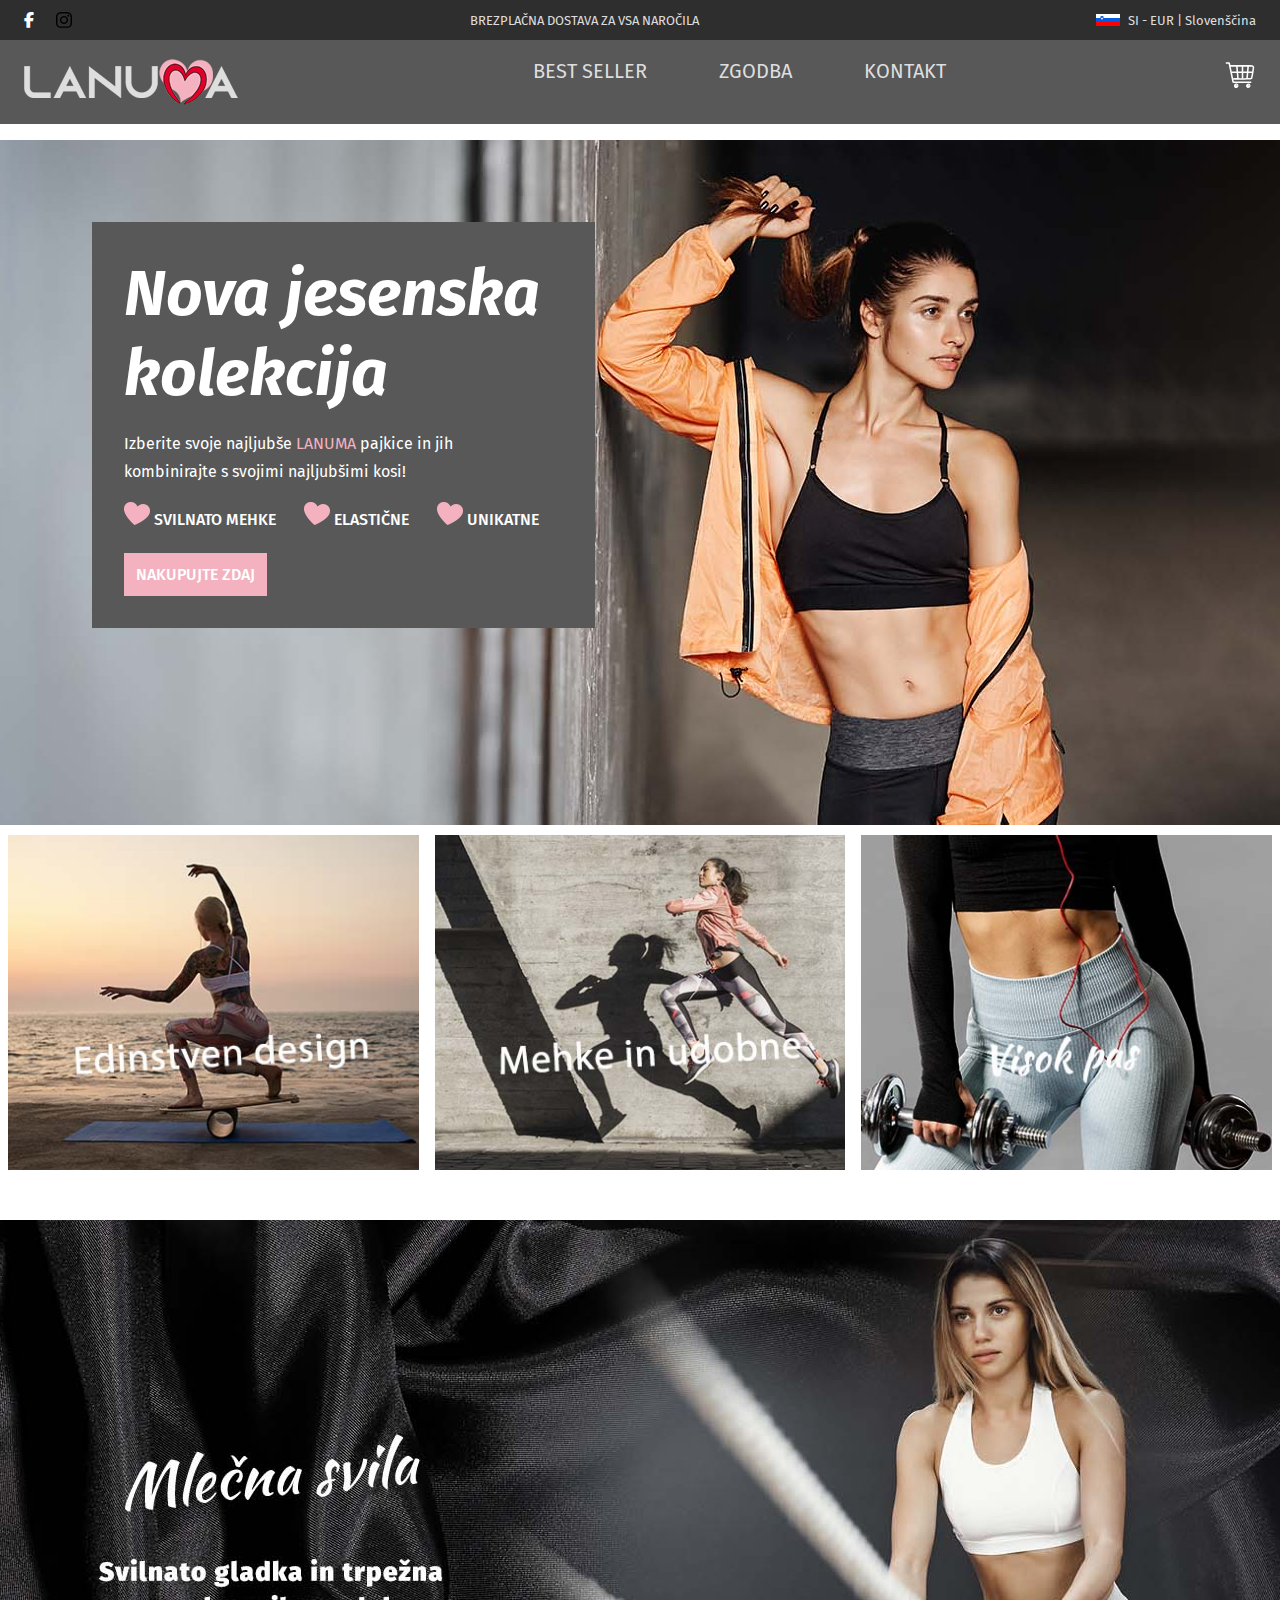
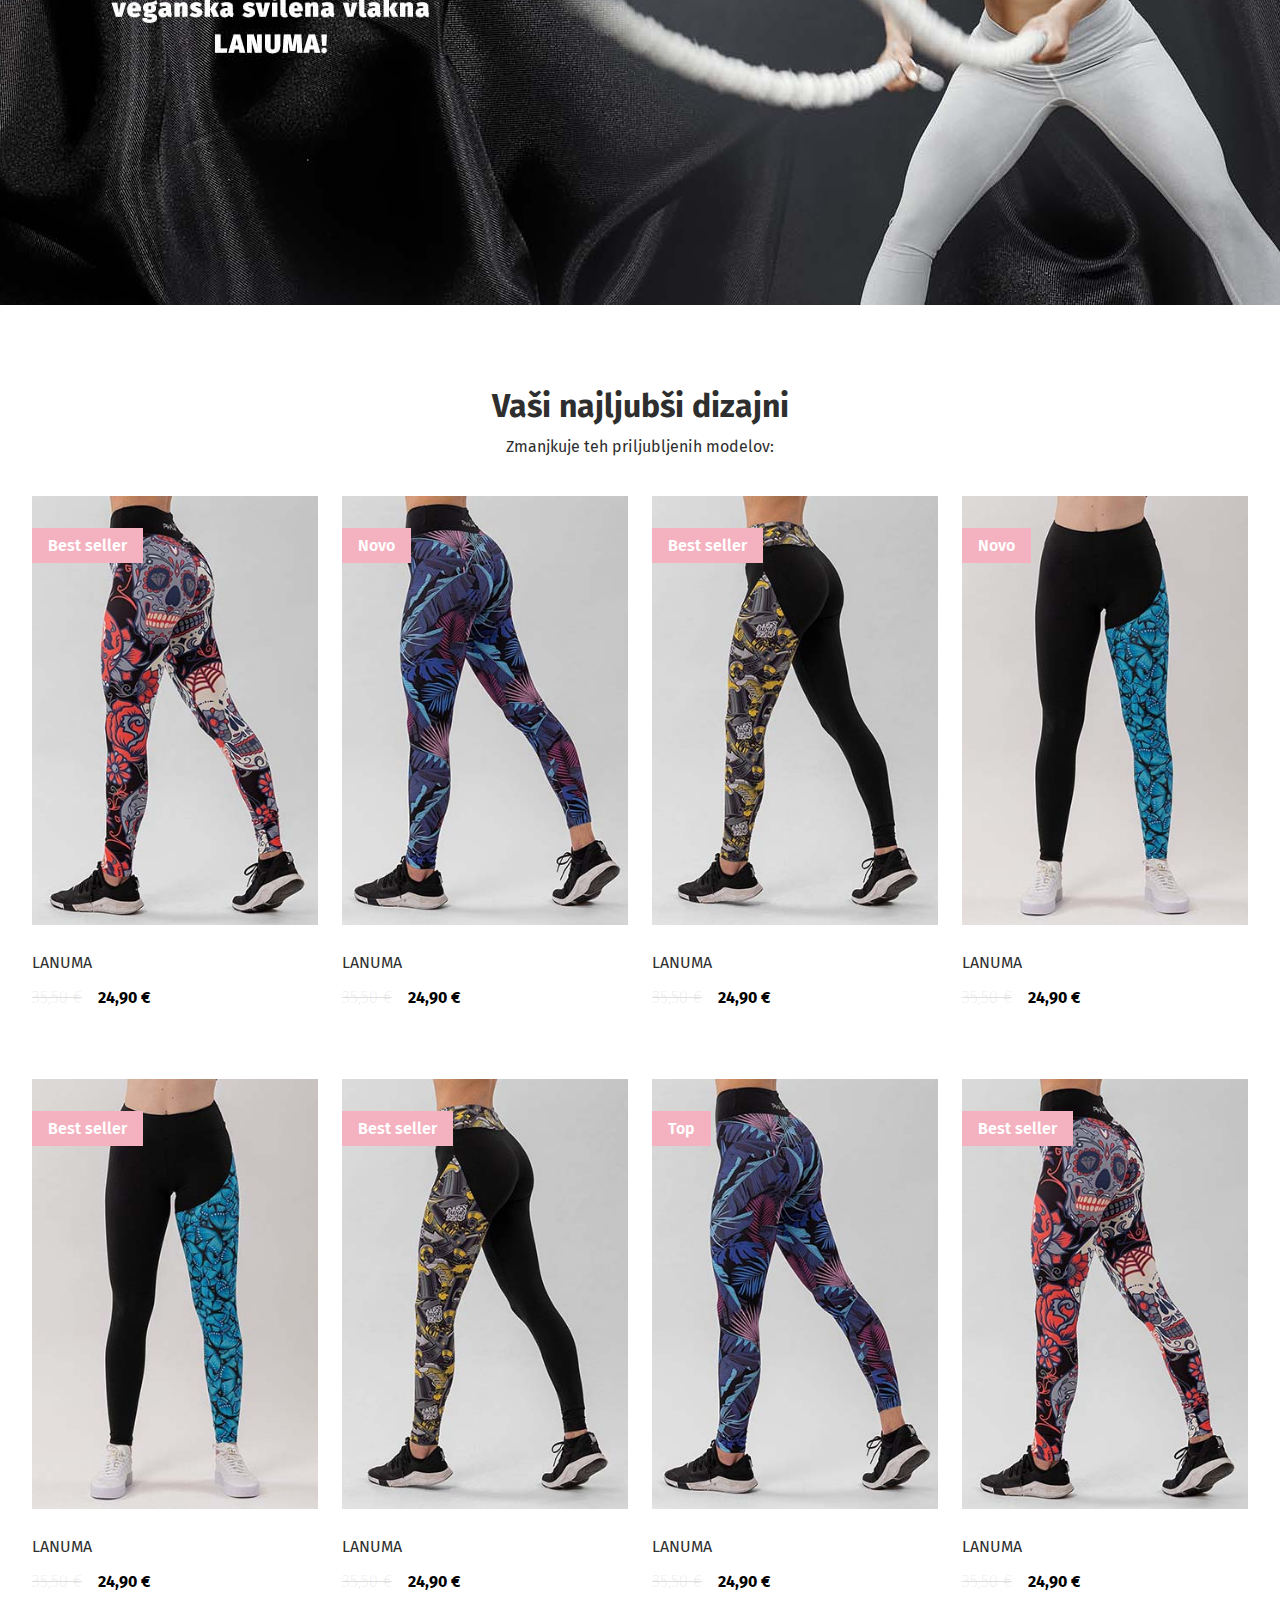
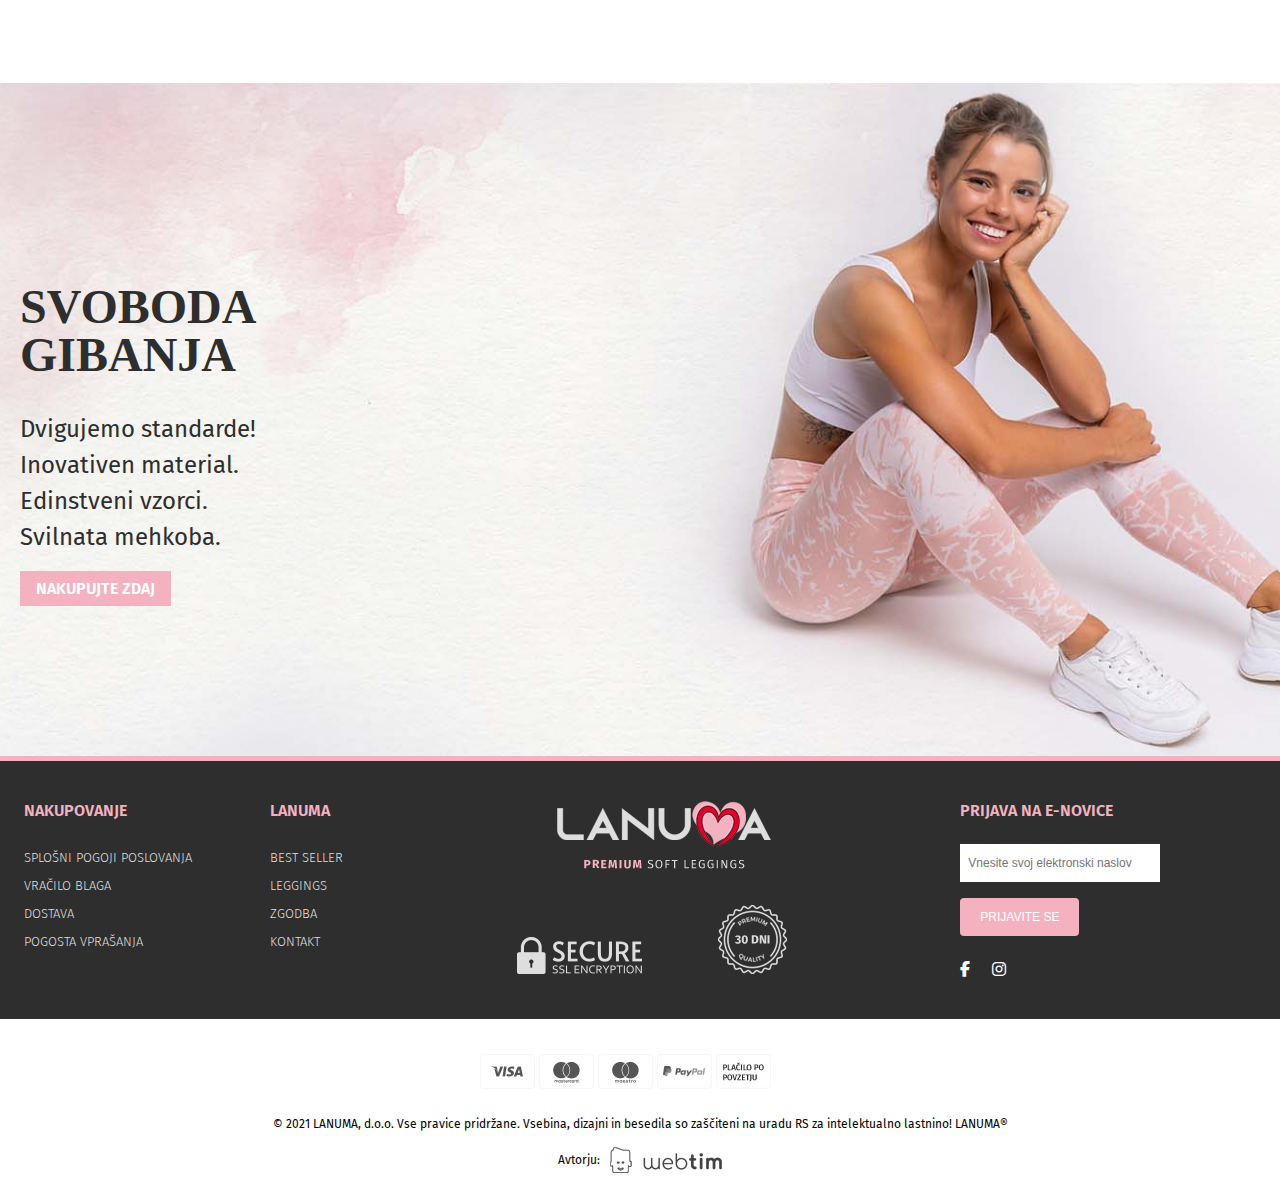
<file: index.html>
<!DOCTYPE html>
<html lang="en">
  <head>
    <meta charset="UTF-8" />
    <meta http-equiv="X-UA-Compatible" content="IE=edge" />
    <meta name="viewport" content="width=device-width, initial-scale=1.0" />
    <title>Lanuma</title>
    <meta name="description" content="Nebesko udobne zenske pajkice z visokim pasom" />
    <meta name="keywords" content=" pajkice, legins, udobne pajkice, zenske pajkice, xxl pajkice, modne pajkice, sportne pajkice " />
    <meta name="author" content="Martin Dukoski" />
    <link rel="stylesheet" href="assets/css/lanuma--main-style.css" />
    <script src="https://ajax.googleapis.com/ajax/libs/jquery/3.6.0/jquery.min.js"></script>
    <script type = "text/javascript" src="assets/js/lanuma--main-script.js"></script>
    <link rel="preconnect" href="https://fonts.googleapis.com" />
    <link rel="preconnect" href="https://fonts.gstatic.com" crossorigin />
    <link rel="stylesheet" href="https://fonts.googleapis.com/css2?family=Fira+Sans&family=Roboto+Mono&family=Ubuntu+Mono&display=swap"  />
    <link rel="stylesheet" href="https://cdnjs.cloudflare.com/ajax/libs/font-awesome/6.1.1/css/all.min.css">
    
  
  </head>

  <body>
    <!--==================== HEADER ====================-->
    <!--==== TOP BAR ===-->
    <header class="header" id="header">
      
        <div class="top-bar">
            <div class="container">
          <ul class="icon-list-items">
            <li class="icon-list-item">
              <a href="https://www.facebook.com/Lanuma-221825096471557" class="icon-list-icon" target="_blank"><i class="fa-brands fa-facebook-f"></i> </a>
            </li>
            <li class="icon-list-item">
              <a href="https://www.instagram.com/lanuma/" target="_blank"></a>
              <img src="assets/img/instagram-brands.svg" alt="shopping cart" class="icon-list-icon" />
            </li>
          </ul>
          <p class="top-bar--info-msg">BREZPLAČNA DOSTAVA ZA VSA NAROČILA</p>
          <div class="top-bar--language-switcher">
            <img src="assets/img/Flag_of_Slovenia.svg" alt="Slovenian flag" class="top-bar--language-switcher__img" />
            <p class="top-bar--language-switcher__txt">SI - EUR | Slovenščina</p>
          </div>
        </div>
        </div>
      </div>

      <!--=== NAVIGATION ===-->
      <nav class="nav">
        <div class="container">
            <a href="index.html" class="nav__logo">
              <img src="assets/img/lanuma-logo.png" alt="Lanuma logo" class="nav__logo__img" />
            </a>

          <div class="nav__menu" id="nav-menu">
            <ul class="nav__list">
              <li class="nav__item">
                <a href="best-seller.html" class="nav__link">Best seller</a>
              </li>
              <li class="nav__item">
                <a href="zgodba.html" class="nav__link">Zgodba</a>
              </li>
              <li class="nav__item">
                <a href="kontakt.html" class="nav__link">Kontakt</a>
              </li> 
            </ul>
          </div>

          <div class="nav__menu-cart">
            <a href="cart.html"><img src="assets/img/cart-white.svg" alt="shopping cart" class="nav__menu-cart__img" /></a>
          </div>
        </div>
      </nav>
    </header>

    <!--=== SLIDER ===-->
    <section class="slider">
      <div class="slider--container">
        <div class="slider--cta-box--wrapper">
          <h3 class="slider--cta-box--heading">Nova jesenska <br> kolekcija</h3>
          <p class="slider--cta-box--text">Izberite svoje najljubše <span>LANUMA</span> pajkice in jih<br>
            kombinirajte s svojimi najljubšimi kosi!</p>
          <p class="slider--cta-box--icon-box">SVILNATO MEHKE</p>
          <p class="slider--cta-box--icon-box">ELASTIČNE</p>
          <p class="slider--cta-box--icon-box">UNIKATNE</p>
          <button class="slider--cta-box--button">NAKUPUJTE ZDAJ</button>
        </div>
      </div>
    </section>

    <!--=== SMALL BANNERS ===-->
    <section class="small--banners">
      <div class="banner---container">  
        <div class="banner banner--first">
        </div>
        <div class="banner banner--secound">
        </div>
        <div class="banner banner--third">
        </div>
      </div>
    </section>

    <!--=== BIG BANNER ===-->
    <section class="big--banner">
      <div class="big-banner---container">
        
      </div>
    </section>

    <!--=== PRODUCTS===-->
    <section class="product-loop">
      <div class="product-loop--container">
        <h3 class="product-loop--container--h3">Vaši najljubši dizajni</h3>
        <p class="product-loop--container--p">Zmanjkuje teh priljubljenih modelov:</p>
        <div class="product-box--container">
          <div class="product-box">
            <span class="product-box--label">Best seller</span>
            <button class="product-box--add-to-cart" onclick="addToCart()">Dodaj v košarico</button>
            <img src="assets/img/placeholder--product-image_01.jpg" alt="shopping cart" class="product-box--img" />
            <h4 class="product-box--name">Lanuma</h4>
            <div class="product-loop--container--price">
              <span class="product-loop--container--price--del">35,50 €</span>
              <span class="product-loop--container--price--ins">24,90 €</span>
            </div>
          </div>
          <div class="product-box">
            <span class="product-box--label">Novo</span>
            <button class="product-box--add-to-cart" onclick="addToCart()">Dodaj v košarico</button>
            <img src="assets/img/placeholder--product-image_02.jpg" alt="shopping cart" class="product-box--img" />
            <h4 class="product-box--name">Lanuma</h4>
            <div class="product-loop--container--price">
              <span class="product-loop--container--price--del">35,50 €</span>
              <span class="product-loop--container--price--ins">24,90 €</span>
            </div>
          </div>
          <div class="product-box">
            <span class="product-box--label">Best seller</span>
            <button class="product-box--add-to-cart" onclick="addToCart()">Dodaj v košarico</button>
            <img src="assets/img/placeholder--product-image_03.jpg" alt="shopping cart" class="product-box--img" />
            <h4 class="product-box--name">Lanuma</h4>
            <div class="product-loop--container--price">
              <span class="product-loop--container--price--del">35,50 €</span>
              <span class="product-loop--container--price--ins">24,90 €</span>
            </div>
          </div>
          <div class="product-box">
            <span class="product-box--label">Novo</span>
            <button class="product-box--add-to-cart" onclick="addToCart()">Dodaj v košarico</button>
            <img src="assets/img/placeholder--product-image_04.jpg" alt="shopping cart" class="product-box--img" />
            <h4 class="product-box--name">Lanuma</h4>
            <div class="product-loop--container--price">
              <span class="product-loop--container--price--del">35,50 €</span>
              <span class="product-loop--container--price--ins">24,90 €</span>
            </div>
          </div>
        </div>
        <div class="product-box--container">
          <div class="product-box">
            <span class="product-box--label">Best seller</span>
            <button class="product-box--add-to-cart" onclick="addToCart()">Dodaj v košarico</button>
            <img src="assets/img/placeholder--product-image_04.jpg" alt="shopping cart" class="product-box--img" />
            <h4 class="product-box--name">Lanuma</h4>
            <div class="product-loop--container--price">
              <span class="product-loop--container--price--del">35,50 €</span>
              <span class="product-loop--container--price--ins">24,90 €</span>
            </div>
          </div>
          <div class="product-box">
            <span class="product-box--label">Best seller</span>
            <button class="product-box--add-to-cart" onclick="addToCart()">Dodaj v košarico</button>
            <img src="assets/img/placeholder--product-image_03.jpg" alt="shopping cart" class="product-box--img" />
            <h4 class="product-box--name">Lanuma</h4>
            <div class="product-loop--container--price">
              <span class="product-loop--container--price--del">35,50 €</span>
              <span class="product-loop--container--price--ins">24,90 €</span>
            </div>
          </div>
          <div class="product-box">
            <span class="product-box--label">Top</span>
            <button class="product-box--add-to-cart" onclick="addToCart()">Dodaj v košarico</button>
            <img src="assets/img/placeholder--product-image_02.jpg" alt="shopping cart" class="product-box--img" />
            <h4 class="product-box--name">Lanuma</h4>
            <div class="product-loop--container--price">
              <span class="product-loop--container--price--del">35,50 €</span>
              <span class="product-loop--container--price--ins">24,90 €</span>
            </div>
          </div>
          <div class="product-box">
            <span class="product-box--label">Best seller</span>
            <button class="product-box--add-to-cart" onclick="addToCart()">Dodaj v košarico</button>
            <img src="assets/img/placeholder--product-image_01.jpg" alt="shopping cart" class="product-box--img" />
            <h4 class="product-box--name">Lanuma</h4>
            <div class="product-loop--container--price">
              <span class="product-loop--container--price--del">35,50 €</span>
              <span class="product-loop--container--price--ins">24,90 €</span>
            </div>
          </div>
        </div>
      </div>
    </section>

    <!--=== PRE - FOOTER  Banner===-->
    <section class="lanuma--pre-footer">
      <div class="pre-footer--container">
        <h3 class="pre-footer--container--h3">SVOBODA <br> GIBANJA</h3>
        <p class="pre-footer--container--p">Dvigujemo standarde! <br> Inovativen material. <br> Edinstveni vzorci. <br> Svilnata mehkoba.</p>
        <a href="#"><button class="pre-footer--container--button">NAKUPUJTE ZDAJ</button></a>
      </div>
    </section>

    <!--=== FOOTER ===-->
    <footer class="footer">
      <section class="footer--main">
        <div class="footer__content">
          <div class="footer__content__column footer__content__first">
            <h4 class="footer__title">NAKUPOVANJE</h4>
            <ul class="footer__links">
              <li>
                <a href="splosni-pogoji-poslovanja.html" class="footer__link">SPLOŠNI POGOJI POSLOVANJA</a>
              </li>
              <li>
                <a href="#" class="footer__link">VRAČILO BLAGA</a>
              </li>
              <li>
                <a href="#" class="footer__link">DOSTAVA</a>
              </li>
              <li>
                <a href="#" class="footer__link">POGOSTA VPRAŠANJA</a>
              </li>
            </ul>
          </div>
       
          <div class="footer__content__column footer__content__sec">
            <h4 class="footer__title">LANUMA</h4>
            <ul class="footer__links">
              <li>
                <a href="best-seller.html" class="footer__link">BEST SELLER</a>
              </li>
              <li>
                <a href="best-seller.html" class="footer__link">LEGGINGS</a>
              </li>
              <li>
                <a href="zgodba.html" class="footer__link">ZGODBA</a>
              </li>
              <li>
                <a href="kontakt.html" class="footer__link">KONTAKT </a>
              </li>
            </ul>
          </div>
          <div class="footer__content__column footer__content_third">
            <div class="footer__content_third__first_column">
              <img src="assets/img/lanuma-logo-foter.png" alt="Lanuma logo" class="footer__content_third__first_column__img" />
            </div>
            <div class="footer__content__column footer__content_third__sec_column">
              <img src="assets/img/-e-ssl-certifikat.png" alt="Lanuma logo" class="footer__content_third__sec_column__first_img" />
              <img src="assets/img/-e-garantee.png" alt="Lanuma logo" class="footer__content_third__sec_column__sec_img" />

            </div>
          </div>
          <div class=" footer__content_forth">
            <h4 class="footer__title">PRIJAVA NA E-NOVICE</h4>
            <input type="email" class="footer-newsletter--email" name="email" placeholder="Vnesite svoj elektronski naslov">
            <input type="submit" class="footer-newsletter--button" value="PRIJAVITE SE" />

            <ul class="icon-list-items">
              <li class="icon-list-item">
                <a href="https://www.facebook.com/Lanuma-221825096471557" class="icon-list-icon" target="_blank"><i class="fa-brands fa-facebook-f"></i> </a>
              </li>
              <li class="icon-list-item">
                <a href="https://www.instagram.com/lanuma/" class="icon-list-icon" target="_blank"><i class="fa-brands fa-instagram"></i> </a>
              </li>
            </ul>   
          </div>
        </div>
      </section>
      <section class="footer--credits">
        <div class="payment-methods">
          <img src="assets/img/-e-visa.png" alt="visa" class="payment-methods--card" />  
          <img src="assets/img/-e-mastercard.png" alt="mastercard" class="payment-methods--card" />
          <img src="assets/img/-e-maestro.png" alt="maestro" class="payment-methods--card" />
          <img src="assets/img/-e-paypal.png" alt="paypal" class="payment-methods--card" />
          <img src="assets/img/-e-placilo-po-povzetju.png" alt="placilo po povzetju" class="payment-methods--card" />
        </div>
        <p class="lanuma-copyright"> © 2021 LANUMA, d.o.o. Vse pravice pridržane. Vsebina, dizajni in besedila so zaščiteni na uradu RS za intelektualno lastnino! LANUMA® </p>
        <div class="lanuma-author">
          <p class="lanuma-author--name">Avtorju:</p>
          <img src="assets/img/-e-webtim-logo.png" alt="Webtim logo" class="lanuma-author--img" />
        </div>
      </section>
    </footer>
  </body>
</html>
</file>
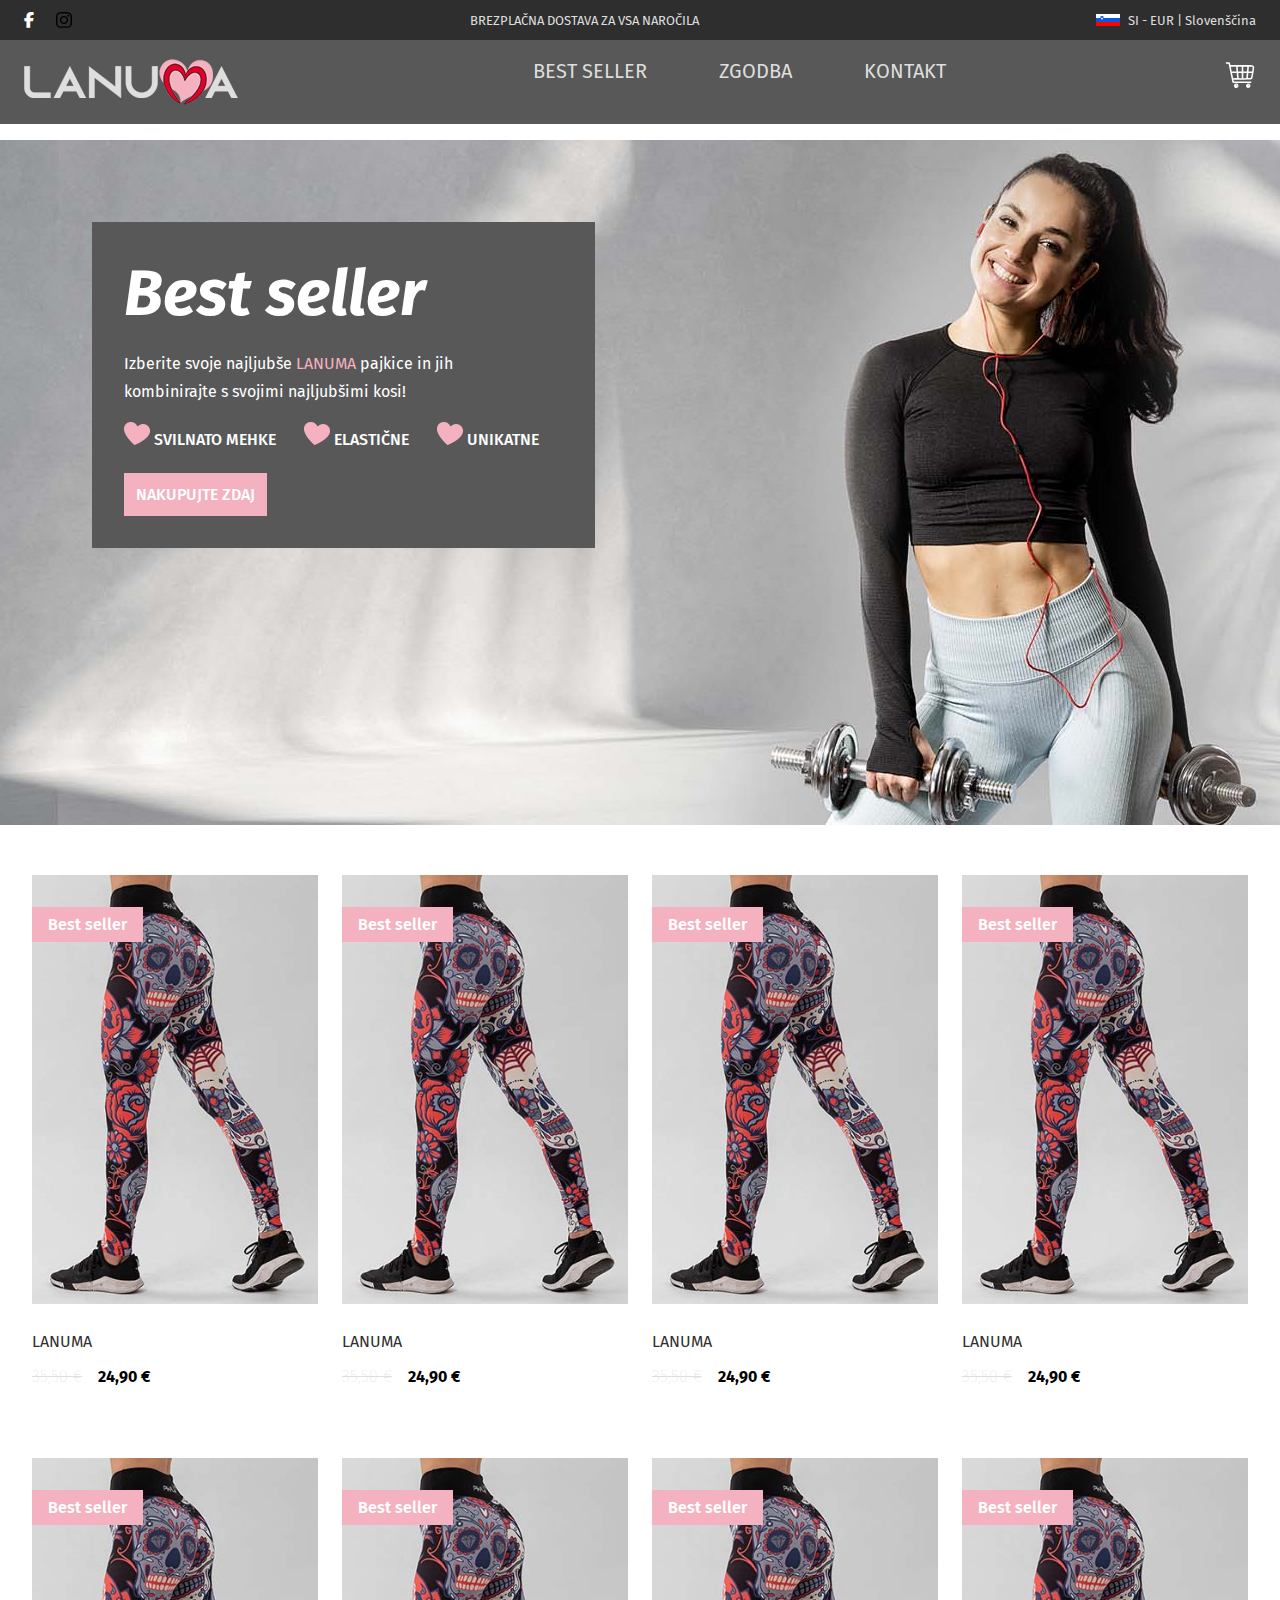
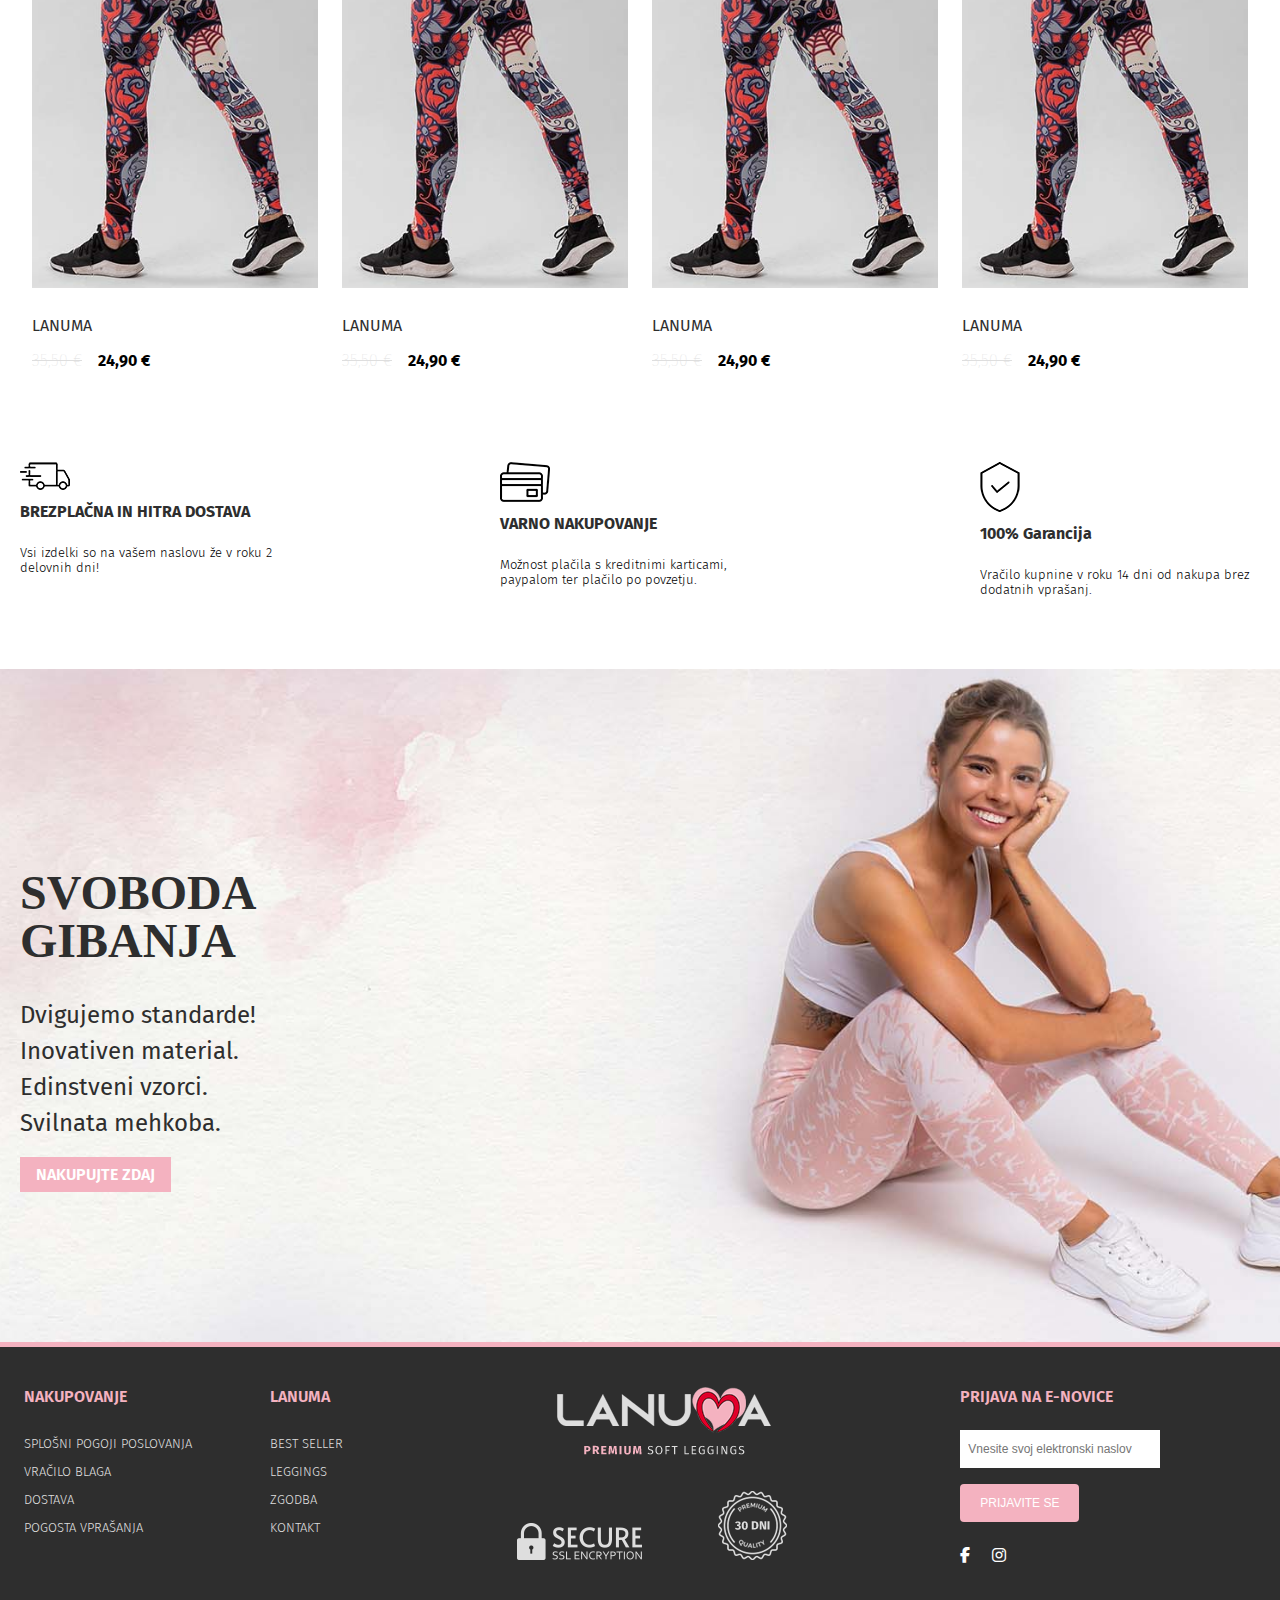
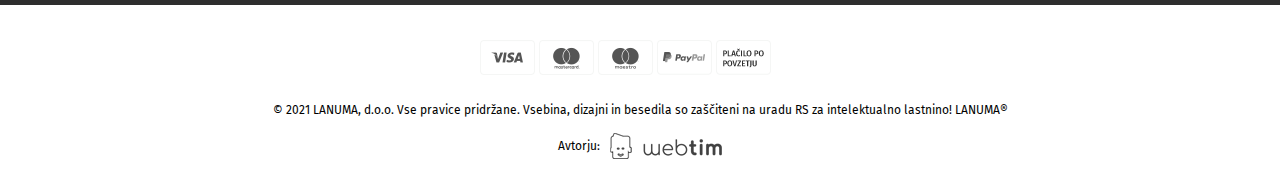
<file: best-seller.html>
<!DOCTYPE html>
<html lang="en">
  <head>
    <meta charset="UTF-8" />
    <meta http-equiv="X-UA-Compatible" content="IE=edge" />
    <meta name="viewport" content="width=device-width, initial-scale=1.0" />
    <title>Lanuma - Best seller</title>
    <meta name="description" content="Nebesko udobne zenske pajkice z visokim pasom" />
    <meta name="keywords" content=" pajkice, legins, udobne pajkice, zenske pajkice, xxl pajkice, modne pajkice, sportne pajkice " />
    <meta name="author" content="Martin Dukoski" />
    <link rel="stylesheet" href="assets/css/lanuma--main-style.css" />
    <script src="https://ajax.googleapis.com/ajax/libs/jquery/3.6.0/jquery.min.js"></script>
    <script src="assets/js/lanuma--main-script.js"></script>
    <link rel="preconnect" href="https://fonts.googleapis.com" />
    <link rel="preconnect" href="https://fonts.gstatic.com" crossorigin />
    <link rel="stylesheet" href="https://fonts.googleapis.com/css2?family=Fira+Sans&family=Roboto+Mono&family=Ubuntu+Mono&display=swap"  />
    <link rel="stylesheet" href="https://cdnjs.cloudflare.com/ajax/libs/font-awesome/6.1.1/css/all.min.css">

  </head>
  <body>
    <!--==================== HEADER ====================-->
    <!--==== TOP BAR ===-->
    <header class="header" id="header">
      
        <div class="top-bar">
            <div class="container">
          <ul class="icon-list-items">
            <li class="icon-list-item">
              <a href="https://www.facebook.com/Lanuma-221825096471557" class="icon-list-icon" target="_blank"><i class="fa-brands fa-facebook-f"></i> </a>
            </li>
            <li class="icon-list-item">
              <a href="https://www.instagram.com/lanuma/" target="_blank"></a>
              <img src="assets/img/instagram-brands.svg" alt="shopping cart" class="icon-list-icon" />
            </li>
          </ul>
          <p class="top-bar--info-msg">BREZPLAČNA DOSTAVA ZA VSA NAROČILA</p>
          <div class="top-bar--language-switcher">
            <img src="assets/img/Flag_of_Slovenia.svg" alt="Slovenian flag" class="top-bar--language-switcher__img" />
            <p class="top-bar--language-switcher__txt">SI - EUR | Slovenščina</p>
          </div>
        </div>
        </div>
      </div>

      <!--=== NAVIGATION ===-->
      <nav class="nav">
        <div class="container">
            <a href="index.html" class="nav__logo">
              <img src="assets/img/lanuma-logo.png" alt="Lanuma logo" class="nav__logo__img" />
            </a>

          <div class="nav__menu" id="nav-menu">
            <ul class="nav__list">
              <li class="nav__item">
                <a href="best-seller.html" class="nav__link">Best seller</a>
              </li>
              <li class="nav__item">
                <a href="zgodba.html" class="nav__link">Zgodba</a>
              </li>
              <li class="nav__item">
                <a href="kontakt.html" class="nav__link">Kontakt</a>
              </li> 
            </ul>
          </div>

          <div class="nav__menu-cart">
            <a href="cart.html"><img src="assets/img/cart-white.svg" alt="shopping cart" class="nav__menu-cart__img" /></a>
          </div>
        </div>
      </nav>
    </header>

    <!--=== SLIDER ===-->
    <section class="slider">
      <div class="slider--container best-seller">
        <div class="slider--cta-box--wrapper">
          <h3 class="slider--cta-box--heading">Best seller</h3>
          <p class="slider--cta-box--text">Izberite svoje najljubše <span>LANUMA</span> pajkice in jih<br>
            kombinirajte s svojimi najljubšimi kosi!</p>
          <p class="slider--cta-box--icon-box">SVILNATO MEHKE</p>
          <p class="slider--cta-box--icon-box">ELASTIČNE</p>
          <p class="slider--cta-box--icon-box">UNIKATNE</p>
          <button class="slider--cta-box--button">NAKUPUJTE ZDAJ</button>
        </div>
      </div>
    </section>

    <!--=== PRODUCTS===-->
    <section class="product-loop">
      <div class="product-loop--container">
        <div class="product-box--container">
          <div class="product-box">
            <span class="product-box--label">Best seller</span>
            <img src="assets/img/placeholder--product-image_01.jpg" alt="shopping cart" class="product-box--img" />
            <h4 class="product-box--name">Lanuma</h4>
            <div class="product-loop--container--price">
              <span class="product-loop--container--price--del">35,50 €</span>
              <span class="product-loop--container--price--ins">24,90 €</span>
            </div>
          </div>
          <div class="product-box">
            <span class="product-box--label">Best seller</span>
            <img src="assets/img/placeholder--product-image_01.jpg" alt="shopping cart" class="product-box--img" />
            <h4 class="product-box--name">Lanuma</h4>
            <div class="product-loop--container--price">
              <span class="product-loop--container--price--del">35,50 €</span>
              <span class="product-loop--container--price--ins">24,90 €</span>
            </div>
          </div>
          <div class="product-box">
            <span class="product-box--label">Best seller</span>
            <img src="assets/img/placeholder--product-image_01.jpg" alt="shopping cart" class="product-box--img" />
            <h4 class="product-box--name">Lanuma</h4>
            <div class="product-loop--container--price">
              <span class="product-loop--container--price--del">35,50 €</span>
              <span class="product-loop--container--price--ins">24,90 €</span>
            </div>
          </div>
          <div class="product-box">
            <span class="product-box--label">Best seller</span>
            <img src="assets/img/placeholder--product-image_01.jpg" alt="shopping cart" class="product-box--img" />
            <h4 class="product-box--name">Lanuma</h4>
            <div class="product-loop--container--price">
              <span class="product-loop--container--price--del">35,50 €</span>
              <span class="product-loop--container--price--ins">24,90 €</span>
            </div>
          </div>
        </div>
        <div class="product-box--container">
          <div class="product-box">
            <span class="product-box--label">Best seller</span>
            <img src="assets/img/placeholder--product-image_01.jpg" alt="shopping cart" class="product-box--img" />
            <h4 class="product-box--name">Lanuma</h4>
            <div class="product-loop--container--price">
              <span class="product-loop--container--price--del">35,50 €</span>
              <span class="product-loop--container--price--ins">24,90 €</span>
            </div>
          </div>
          <div class="product-box">
            <span class="product-box--label">Best seller</span>
            <img src="assets/img/placeholder--product-image_01.jpg" alt="shopping cart" class="product-box--img" />
            <h4 class="product-box--name">Lanuma</h4>
            <div class="product-loop--container--price">
              <span class="product-loop--container--price--del">35,50 €</span>
              <span class="product-loop--container--price--ins">24,90 €</span>
            </div>
          </div>
          <div class="product-box">
            <span class="product-box--label">Best seller</span>
            <img src="assets/img/placeholder--product-image_01.jpg" alt="shopping cart" class="product-box--img" />
            <h4 class="product-box--name">Lanuma</h4>
            <div class="product-loop--container--price">
              <span class="product-loop--container--price--del">35,50 €</span>
              <span class="product-loop--container--price--ins">24,90 €</span>
            </div>
          </div>
          <div class="product-box">
            <span class="product-box--label">Best seller</span>
            <img src="assets/img/placeholder--product-image_01.jpg" alt="shopping cart" class="product-box--img" />
            <h4 class="product-box--name">Lanuma</h4>
            <div class="product-loop--container--price">
              <span class="product-loop--container--price--del">35,50 €</span>
              <span class="product-loop--container--price--ins">24,90 €</span>
            </div>
          </div>
        </div>
      </div>
    </section>

    <!--=== PRE - CTA===-->
    <section class="lanuma--pre-footer--cta">
        <div class="pre-footer--cta--container">
            <div class="pre-footer--cta--icon-box">
                <img src="assets/img/-e-delivery.png" alt="free delivery" class="icon-box--img" />
                <h4 class="pre-footer--cta--icon-box--heading">BREZPLAČNA IN HITRA DOSTAVA</h4>
                <p class="pre-footer--cta--icon-box--description">Vsi izdelki so na vašem naslovu že v roku 2 delovnih dni!</p>
            </div>
            <div class="pre-footer--cta--icon-box">
                <img src="assets/img/-e-credit-cards.png" alt="credit cards" class="icon-box--img" />
                <h4 class="pre-footer--cta--icon-box--heading">VARNO NAKUPOVANJE</h4>
                <p class="pre-footer--cta--icon-box--description">Možnost plačila s kreditnimi karticami, paypalom ter plačilo po povzetju.</p>
            </div>
            <div class="pre-footer--cta--icon-box">
                <img src="assets/img/-e-security.png" alt="security" class="icon-box--img" />
                <h4 class="pre-footer--cta--icon-box--heading">100% Garancija</h4>
                <p class="pre-footer--cta--icon-box--description">Vračilo kupnine v roku 14 dni od nakupa brez dodatnih vprašanj.</p>
            </div>
        </div>
      </section>

    <!--=== PRE - FOOTER  Banner===-->
    <section class="lanuma--pre-footer">
      <div class="pre-footer--container">
        <h3 class="pre-footer--container--h3">SVOBODA <br> GIBANJA</h3>
        <p class="pre-footer--container--p">Dvigujemo standarde! <br> Inovativen material. <br> Edinstveni vzorci. <br> Svilnata mehkoba.</p>
        <a href="#"><button class="pre-footer--container--button">NAKUPUJTE ZDAJ</button></a>
      </div>
    </section>

    <!--=== FOOTER ===-->
    <footer class="footer">
      <section class="footer--main">
        <div class="footer__content">
          <div class="footer__content__column footer__content__first">
            <h4 class="footer__title">NAKUPOVANJE</h4>
            <ul class="footer__links">
              <li>
                <a href="splosni-pogoji-poslovanja.html" class="footer__link">SPLOŠNI POGOJI POSLOVANJA</a>
              </li>
              <li>
                <a href="#" class="footer__link">VRAČILO BLAGA</a>
              </li>
              <li>
                <a href="#" class="footer__link">DOSTAVA</a>
              </li>
              <li>
                <a href="#" class="footer__link">POGOSTA VPRAŠANJA</a>
              </li>
            </ul>
          </div>
       
          <div class="footer__content__column footer__content__sec">
            <h4 class="footer__title">LANUMA</h4>
            <ul class="footer__links">
              <li>
                <a href="best-seller.html" class="footer__link">BEST SELLER</a>
              </li>
              <li>
                <a href="best-seller.html" class="footer__link">LEGGINGS</a>
              </li>
              <li>
                <a href="zgodba.html" class="footer__link">ZGODBA</a>
              </li>
              <li>
                <a href="kontakt.html" class="footer__link">KONTAKT </a>
              </li>
            </ul>
          </div>
          <div class="footer__content__column footer__content_third">
            <div class="footer__content_third__first_column">
              <img src="assets/img/lanuma-logo-foter.png" alt="Lanuma logo" class="footer__content_third__first_column__img" />
            </div>
            <div class="footer__content__column footer__content_third__sec_column">
              <img src="assets/img/-e-ssl-certifikat.png" alt="Lanuma logo" class="footer__content_third__sec_column__first_img" />
              <img src="assets/img/-e-garantee.png" alt="Lanuma logo" class="footer__content_third__sec_column__sec_img" />

            </div>
          </div>
          <div class=" footer__content_forth">
            <h4 class="footer__title">PRIJAVA NA E-NOVICE</h4>
            <input type="email" class="footer-newsletter--email" name="email" placeholder="Vnesite svoj elektronski naslov">
            <input type="submit" class="footer-newsletter--button" value="PRIJAVITE SE" />

            <ul class="icon-list-items">
              <li class="icon-list-item">
                <a href="https://www.facebook.com/Lanuma-221825096471557" class="icon-list-icon" target="_blank"><i class="fa-brands fa-facebook-f"></i> </a>
              </li>
              <li class="icon-list-item">
                <a href="https://www.instagram.com/lanuma/" class="icon-list-icon" target="_blank"><i class="fa-brands fa-instagram"></i> </a>
              </li>
            </ul>   
          </div>
        </div>
      </section>
      <section class="footer--credits">
        <div class="payment-methods">
          <img src="assets/img/-e-visa.png" alt="visa" class="payment-methods--card" />  
          <img src="assets/img/-e-mastercard.png" alt="mastercard" class="payment-methods--card" />
          <img src="assets/img/-e-maestro.png" alt="maestro" class="payment-methods--card" />
          <img src="assets/img/-e-paypal.png" alt="paypal" class="payment-methods--card" />
          <img src="assets/img/-e-placilo-po-povzetju.png" alt="placilo po povzetju" class="payment-methods--card" />
        </div>
        <p class="lanuma-copyright"> © 2021 LANUMA, d.o.o. Vse pravice pridržane. Vsebina, dizajni in besedila so zaščiteni na uradu RS za intelektualno lastnino! LANUMA® </p>
        <div class="lanuma-author">
          <p class="lanuma-author--name">Avtorju:</p>
          <img src="assets/img/-e-webtim-logo.png" alt="Webtim logo" class="lanuma-author--img" />
        </div>
      </section>
    </footer>
  </body>
</html>
</file>
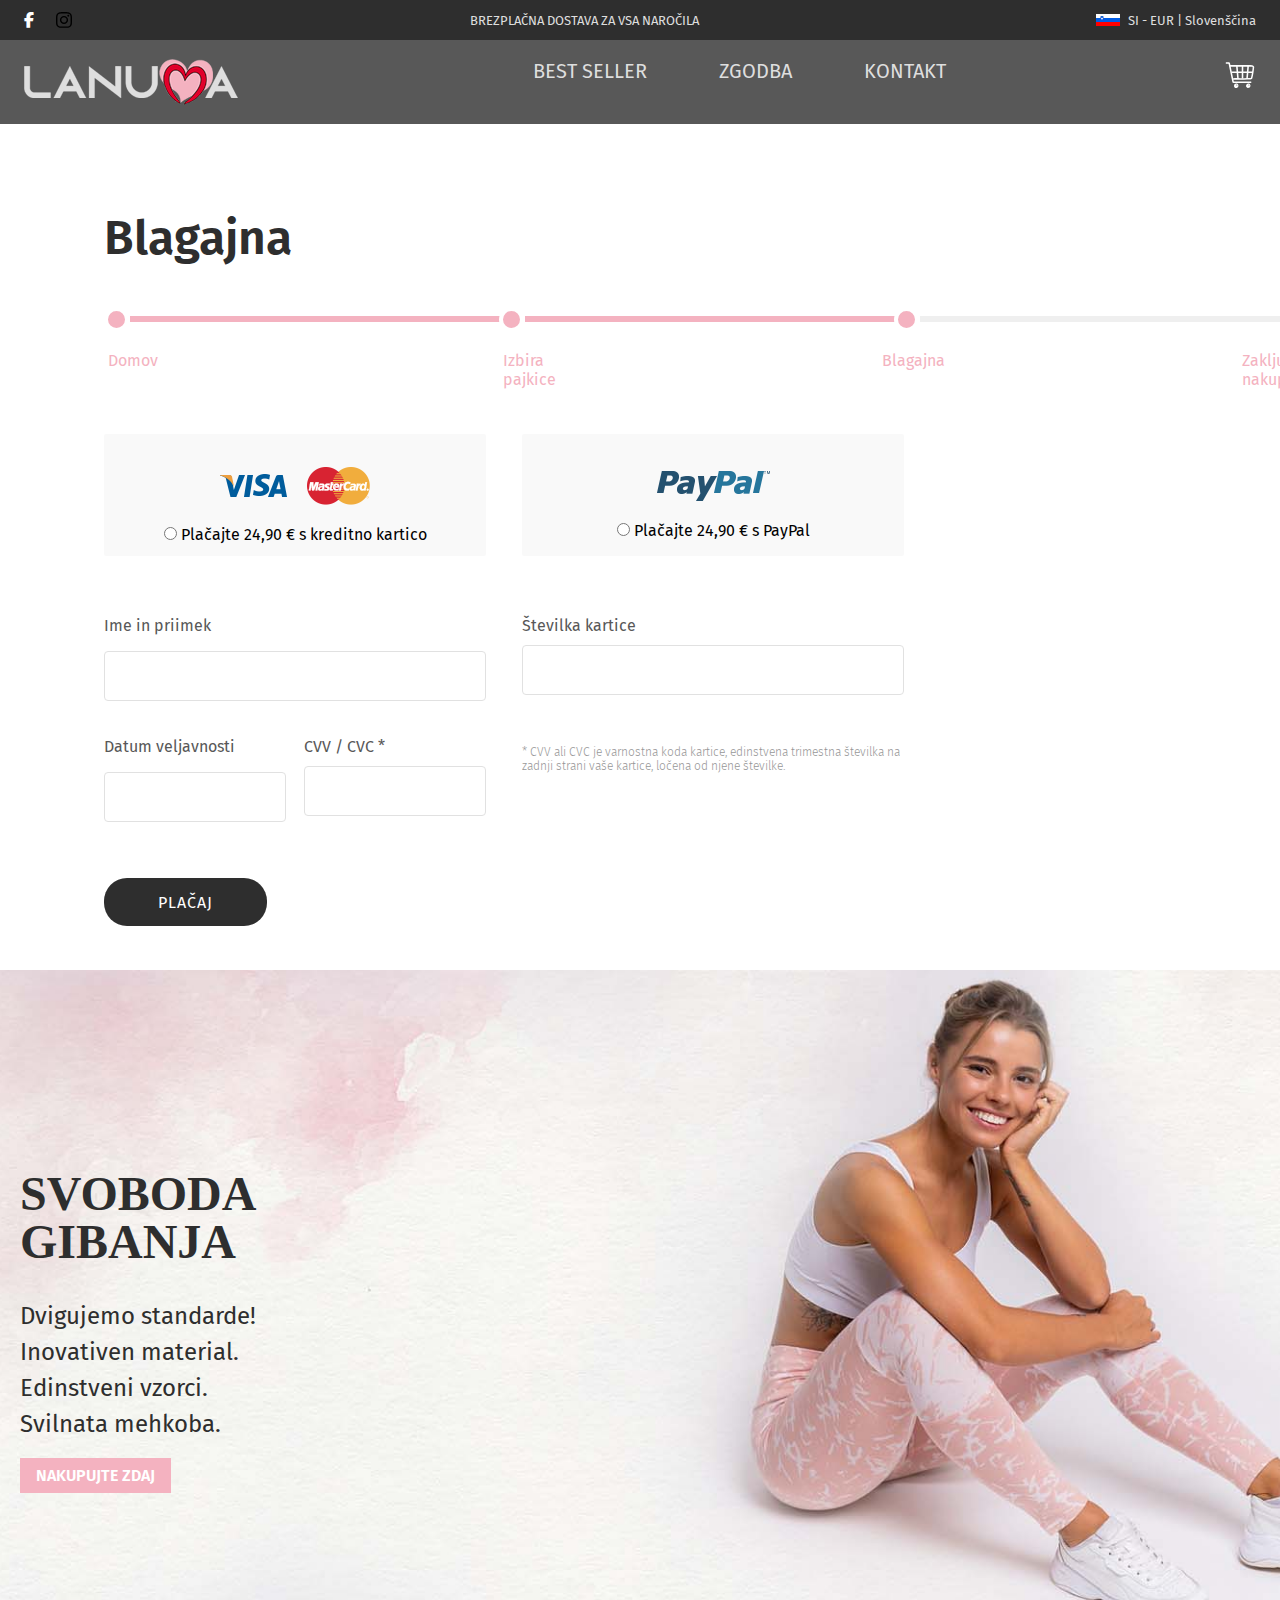
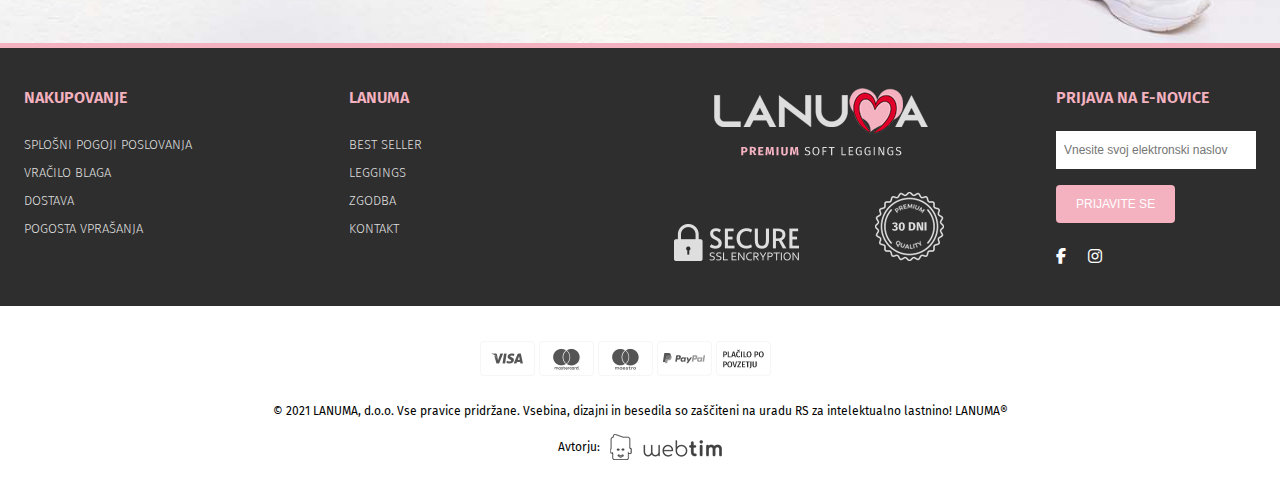
<file: cart.html>
<!DOCTYPE html>
<html lang="en">
  <head>
    <meta charset="UTF-8" />
    <meta http-equiv="X-UA-Compatible" content="IE=edge" />
    <meta name="viewport" content="width=device-width, initial-scale=1.0" />
    <title>Lanuma - Zgodba</title>
    <meta name="description" content="Nebesko udobne zenske pajkice z visokim pasom" />
    <meta name="keywords" content=" pajkice, legins, udobne pajkice, zenske pajkice, xxl pajkice, modne pajkice, sportne pajkice " />
    <meta name="author" content="Martin Dukoski" />
    <link rel="stylesheet" href="assets/css/lanuma--main-style.css" />
    <link rel="stylesheet" href="assets/css/lanuma--cart-style.css" />
    <script src="https://ajax.googleapis.com/ajax/libs/jquery/3.6.0/jquery.min.js"></script>
    <script src="assets/js/lanuma--main-script.js"></script>
    <link rel="preconnect" href="https://fonts.googleapis.com" />
    <link rel="preconnect" href="https://fonts.gstatic.com" crossorigin />
    <link rel="stylesheet" href="https://fonts.googleapis.com/css2?family=Fira+Sans&family=Roboto+Mono&family=Ubuntu+Mono&display=swap"  />
    <link rel="stylesheet" href="https://cdnjs.cloudflare.com/ajax/libs/font-awesome/6.1.1/css/all.min.css">

  </head>
  <body>
    <!--==================== HEADER ====================-->
    <!--==== TOP BAR ===-->
    <header class="header" id="header">
      
        <div class="top-bar">
            <div class="container">
          <ul class="icon-list-items">
            <li class="icon-list-item">
              <a href="https://www.facebook.com/Lanuma-221825096471557" class="icon-list-icon" target="_blank"><i class="fa-brands fa-facebook-f"></i> </a>
            </li>
            <li class="icon-list-item">
              <a href="https://www.instagram.com/lanuma/" target="_blank"></a>
              <img src="assets/img/instagram-brands.svg" alt="shopping cart" class="icon-list-icon" />
            </li>
          </ul>
          <p class="top-bar--info-msg">BREZPLAČNA DOSTAVA ZA VSA NAROČILA</p>
          <div class="top-bar--language-switcher">
            <img src="assets/img/Flag_of_Slovenia.svg" alt="Slovenian flag" class="top-bar--language-switcher__img" />
            <p class="top-bar--language-switcher__txt">SI - EUR | Slovenščina</p>
          </div>
        </div>
        </div>
      </div>

      <!--=== NAVIGATION ===-->
      <nav class="nav">
        <div class="container">
            <a href="index.html" class="nav__logo">
              <img src="assets/img/lanuma-logo.png" alt="Lanuma logo" class="nav__logo__img" />
            </a>

          <div class="nav__menu" id="nav-menu">
            <ul class="nav__list">
              <li class="nav__item">
                <a href="best-seller.html" class="nav__link">Best seller</a>
              </li>
              <li class="nav__item">
                <a href="zgodba.html" class="nav__link">Zgodba</a>
              </li>
              <li class="nav__item">
                <a href="kontakt.html" class="nav__link">Kontakt</a>
              </li> 
            </ul>
          </div>

          <div class="nav__menu-cart">
            <a href="cart.html"><img src="assets/img/cart-white.svg" alt="shopping cart" class="nav__menu-cart__img" /></a>
          </div>
        </div>
      </nav>
    </header>


    <!--=== CART CONTAINER ===-->
    <section class="page--container">
        
        <div class="checkout-panel">
            <div class="panel-body">
              <h1 class="title">Blagajna</h1>
           
              <div class="progress-bar">
                <div class="step active"></div>
                <div class="step active"></div>
                <div class="step"></div>
                <div class="step"></div>
              </div>
           
              <div class="payment-method">
                <label for="card" class="method card">
                  <div class="card-logos">
                    <img src="assets/img/visa_logo.png"/>
                    <img src="assets/img/mastercard_logo (1).png"/>
                  </div>
           
                  <div class="radio-input">
                    <input id="card" type="radio" name="payment">
                    Plačajte 24,90 € s kreditno kartico
                  </div>
                </label>
           
                <label for="paypal" class="method paypal">
                  <img src="assets/img/paypal_logo.png"/>
                  <div class="radio-input">
                    <input id="paypal" type="radio" name="payment">
                    Plačajte 24,90 € s PayPal
                  </div>
                </label>
              </div>
           
              <div class="input-fields">
                <div class="column-1">
                  <label for="cardholder">Ime in priimek</label>
                  <input type="text" id="cardholder" />
           
                  <div class="small-inputs">
                    <div>
                      <label for="date">Datum veljavnosti</label>
                      <input type="text" id="date"/>
                    </div>
           
                    <div>
                      <label for="verification">CVV / CVC *</label>
                      <input type="password" id="verification"/>
                    </div>
                  </div>
           
                </div>
                <div class="column-2">
                  <label for="cardnumber">Številka kartice</label>
                  <input type="password" id="cardnumber"/>
           
                  <span class="info">* CVV ali CVC je varnostna koda kartice, edinstvena trimestna številka na zadnji strani vaše kartice, ločena od njene številke.</span>
                </div>
              </div>
            </div>
           
            <div class="panel-footer">
              <button class="btn next-btn">PLAČAJ</button>
            </div>
          </div>
          
          

    </section>


    <!--=== PRE - FOOTER  Banner===-->
    <section class="lanuma--pre-footer">
      <div class="pre-footer--container">
        <h3 class="pre-footer--container--h3">SVOBODA <br> GIBANJA</h3>
        <p class="pre-footer--container--p">Dvigujemo standarde! <br> Inovativen material. <br> Edinstveni vzorci. <br> Svilnata mehkoba.</p>
        <a href="#"><button class="pre-footer--container--button">NAKUPUJTE ZDAJ</button></a>
      </div>
    </section>

    <!--=== FOOTER ===-->
    <footer class="footer">
      <section class="footer--main">
        <div class="footer__content">
          <div class="footer__content__column footer__content__first">
            <h4 class="footer__title">NAKUPOVANJE</h4>
            <ul class="footer__links">
              <li>
                <a href="splosni-pogoji-poslovanja.html" class="footer__link">SPLOŠNI POGOJI POSLOVANJA</a>
              </li>
              <li>
                <a href="#" class="footer__link">VRAČILO BLAGA</a>
              </li>
              <li>
                <a href="#" class="footer__link">DOSTAVA</a>
              </li>
              <li>
                <a href="#" class="footer__link">POGOSTA VPRAŠANJA</a>
              </li>
            </ul>
          </div>
       
          <div class="footer__content__column footer__content__sec">
            <h4 class="footer__title">LANUMA</h4>
            <ul class="footer__links">
              <li>
                <a href="best-seller.html" class="footer__link">BEST SELLER</a>
              </li>
              <li>
                <a href="best-seller.html" class="footer__link">LEGGINGS</a>
              </li>
              <li>
                <a href="zgodba.html" class="footer__link">ZGODBA</a>
              </li>
              <li>
                <a href="kontakt.html" class="footer__link">KONTAKT </a>
              </li>
            </ul>
          </div>
          <div class="footer__content__column footer__content_third">
            <div class="footer__content_third__first_column">
              <img src="assets/img/lanuma-logo-foter.png" alt="Lanuma logo" class="footer__content_third__first_column__img" />
            </div>
            <div class="footer__content__column footer__content_third__sec_column">
              <img src="assets/img/-e-ssl-certifikat.png" alt="Lanuma logo" class="footer__content_third__sec_column__first_img" />
              <img src="assets/img/-e-garantee.png" alt="Lanuma logo" class="footer__content_third__sec_column__sec_img" />

            </div>
          </div>
          <div class=" footer__content_forth">
            <h4 class="footer__title">PRIJAVA NA E-NOVICE</h4>
            <input type="email" class="footer-newsletter--email" name="email" placeholder="Vnesite svoj elektronski naslov">
            <input type="submit" class="footer-newsletter--button" value="PRIJAVITE SE" />

            <ul class="icon-list-items">
              <li class="icon-list-item">
                <a href="https://www.facebook.com/Lanuma-221825096471557" class="icon-list-icon" target="_blank"><i class="fa-brands fa-facebook-f"></i> </a>
              </li>
              <li class="icon-list-item">
                <a href="https://www.instagram.com/lanuma/" class="icon-list-icon" target="_blank"><i class="fa-brands fa-instagram"></i> </a>
              </li>
            </ul>   
          </div>
        </div>
      </section>
      <section class="footer--credits">
        <div class="payment-methods">
          <img src="assets/img/-e-visa.png" alt="visa" class="payment-methods--card" />  
          <img src="assets/img/-e-mastercard.png" alt="mastercard" class="payment-methods--card" />
          <img src="assets/img/-e-maestro.png" alt="maestro" class="payment-methods--card" />
          <img src="assets/img/-e-paypal.png" alt="paypal" class="payment-methods--card" />
          <img src="assets/img/-e-placilo-po-povzetju.png" alt="placilo po povzetju" class="payment-methods--card" />
        </div>
        <p class="lanuma-copyright"> © 2021 LANUMA, d.o.o. Vse pravice pridržane. Vsebina, dizajni in besedila so zaščiteni na uradu RS za intelektualno lastnino! LANUMA® </p>
        <div class="lanuma-author">
          <p class="lanuma-author--name">Avtorju:</p>
          <img src="assets/img/-e-webtim-logo.png" alt="Webtim logo" class="lanuma-author--img" />
        </div>
      </section>
    </footer>
  </body>
</html>
</file>
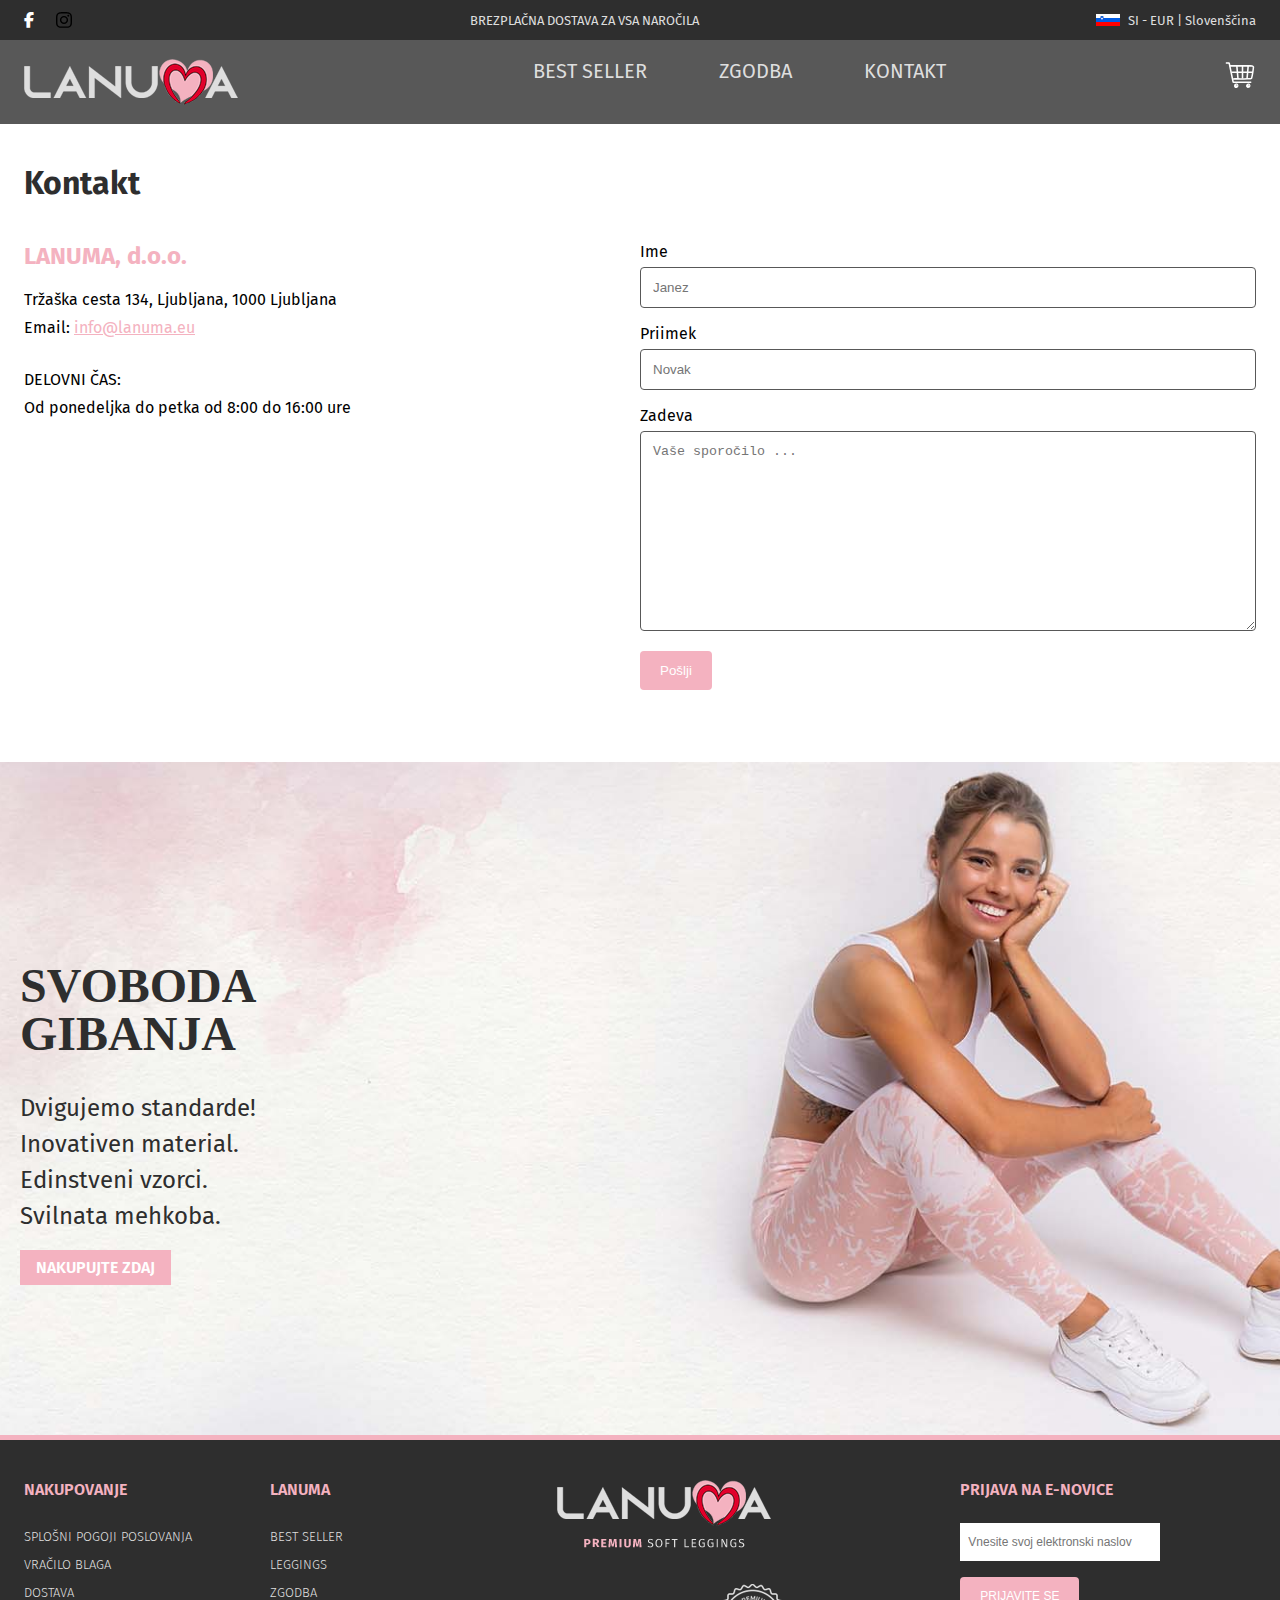
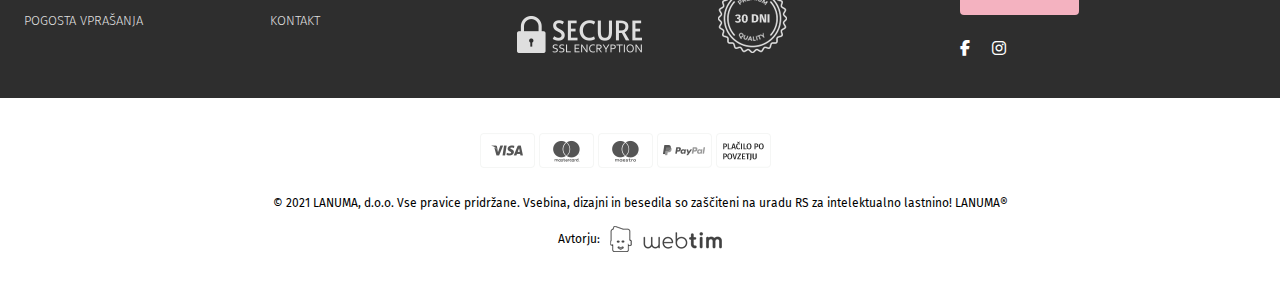
<file: kontakt.html>
<!DOCTYPE html>
<html lang="en">
  <head>
    <meta charset="UTF-8" />
    <meta http-equiv="X-UA-Compatible" content="IE=edge" />
    <meta name="viewport" content="width=device-width, initial-scale=1.0" />
    <title>Lanuma - Zgodba</title>
    <meta name="description" content="Nebesko udobne zenske pajkice z visokim pasom" />
    <meta name="keywords" content=" pajkice, legins, udobne pajkice, zenske pajkice, xxl pajkice, modne pajkice, sportne pajkice " />
    <meta name="author" content="Martin Dukoski" />
    <link rel="stylesheet" href="assets/css/lanuma--main-style.css" />
    <script src="https://ajax.googleapis.com/ajax/libs/jquery/3.6.0/jquery.min.js"></script>
    <script src="assets/js/lanuma--main-script.js"></script>
    <link rel="preconnect" href="https://fonts.googleapis.com" />
    <link rel="preconnect" href="https://fonts.gstatic.com" crossorigin />
    <link rel="stylesheet" href="https://fonts.googleapis.com/css2?family=Fira+Sans&family=Roboto+Mono&family=Ubuntu+Mono&display=swap"  />
    <link rel="stylesheet" href="https://cdnjs.cloudflare.com/ajax/libs/font-awesome/6.1.1/css/all.min.css">

  </head>
  <body>
    <!--==================== HEADER ====================-->
    <!--==== TOP BAR ===-->
    <header class="header" id="header">
      
        <div class="top-bar">
            <div class="container">
          <ul class="icon-list-items">
            <li class="icon-list-item">
              <a href="https://www.facebook.com/Lanuma-221825096471557" class="icon-list-icon" target="_blank"><i class="fa-brands fa-facebook-f"></i> </a>
            </li>
            <li class="icon-list-item">
              <a href="https://www.instagram.com/lanuma/" target="_blank"></a>
              <img src="assets/img/instagram-brands.svg" alt="shopping cart" class="icon-list-icon" />
            </li>
          </ul>
          <p class="top-bar--info-msg">BREZPLAČNA DOSTAVA ZA VSA NAROČILA</p>
          <div class="top-bar--language-switcher">
            <img src="assets/img/Flag_of_Slovenia.svg" alt="Slovenian flag" class="top-bar--language-switcher__img" />
            <p class="top-bar--language-switcher__txt">SI - EUR | Slovenščina</p>
          </div>
        </div>
        </div>
      </div>

      <!--=== NAVIGATION ===-->
      <nav class="nav">
        <div class="container">
            <a href="index.html" class="nav__logo">
              <img src="assets/img/lanuma-logo.png" alt="Lanuma logo" class="nav__logo__img" />
            </a>

          <div class="nav__menu" id="nav-menu">
            <ul class="nav__list">
              <li class="nav__item">
                <a href="best-seller.html" class="nav__link">Best seller</a>
              </li>
              <li class="nav__item">
                <a href="zgodba.html" class="nav__link">Zgodba</a>
              </li>
              <li class="nav__item">
                <a href="kontakt.html" class="nav__link">Kontakt</a>
              </li> 
            </ul>
          </div>

          <div class="nav__menu-cart">
            <a href="cart.html"><img src="assets/img/cart-white.svg" alt="shopping cart" class="nav__menu-cart__img" /></a>
          </div>
        </div>
      </nav>
    </header>


    <!--=== KONTAKT ===-->
    <section class="kontakt--container">
        <h1 class="kontakt--heading">Kontakt</h1>
        <div class="kontakt--wrapper">
            <div class="kontakt--wrapper--first-column">
                <h3 class="zgodba--wrapper--first-column--heading">LANUMA, d.o.o.</h3>
                <p class="kontakt--wrapper--first-column--description">Tržaška cesta 134, Ljubljana, 1000 Ljubljana</p>
                <p class="kontakt--wrapper--first-column--description">Email: <a href="mailto:info@lanuma.eu">info@lanuma.eu</a></p>
                <p class="kontakt--wrapper--first-column--description">DELOVNI ČAS:<br>Od ponedeljka do petka od 8:00 do 16:00 ure</p>
            </div>
            <div class="kontakt--wrapper--secound-column">
                <form action="action_page.php">

                    <label for="fname">Ime</label>
                    <input type="text" id="fname" name="firstname" placeholder="Janez">
                
                    <label for="lname">Priimek</label>
                    <input type="text" id="lname" name="lastname" placeholder="Novak">
                
                    <label for="subject">Zadeva</label>
                    <textarea id="subject" name="subject" placeholder="Vaše sporočilo ..." style="height:200px"></textarea>
                
                    <input type="submit" value="Pošlji">
                
                  </form>
            </div>
        </div>

    </section>


    <!--=== PRE - FOOTER  Banner===-->
    <section class="lanuma--pre-footer">
      <div class="pre-footer--container">
        <h3 class="pre-footer--container--h3">SVOBODA <br> GIBANJA</h3>
        <p class="pre-footer--container--p">Dvigujemo standarde! <br> Inovativen material. <br> Edinstveni vzorci. <br> Svilnata mehkoba.</p>
        <a href="#"><button class="pre-footer--container--button">NAKUPUJTE ZDAJ</button></a>
      </div>
    </section>

    <!--=== FOOTER ===-->
    <footer class="footer">
      <section class="footer--main">
        <div class="footer__content">
          <div class="footer__content__column footer__content__first">
            <h4 class="footer__title">NAKUPOVANJE</h4>
            <ul class="footer__links">
              <li>
                <a href="splosni-pogoji-poslovanja.html" class="footer__link">SPLOŠNI POGOJI POSLOVANJA</a>
              </li>
              <li>
                <a href="#" class="footer__link">VRAČILO BLAGA</a>
              </li>
              <li>
                <a href="#" class="footer__link">DOSTAVA</a>
              </li>
              <li>
                <a href="#" class="footer__link">POGOSTA VPRAŠANJA</a>
              </li>
            </ul>
          </div>
       
          <div class="footer__content__column footer__content__sec">
            <h4 class="footer__title">LANUMA</h4>
            <ul class="footer__links">
              <li>
                <a href="best-seller.html" class="footer__link">BEST SELLER</a>
              </li>
              <li>
                <a href="best-seller.html" class="footer__link">LEGGINGS</a>
              </li>
              <li>
                <a href="zgodba.html" class="footer__link">ZGODBA</a>
              </li>
              <li>
                <a href="kontakt.html" class="footer__link">KONTAKT </a>
              </li>
            </ul>
          </div>
          <div class="footer__content__column footer__content_third">
            <div class="footer__content_third__first_column">
              <img src="assets/img/lanuma-logo-foter.png" alt="Lanuma logo" class="footer__content_third__first_column__img" />
            </div>
            <div class="footer__content__column footer__content_third__sec_column">
              <img src="assets/img/-e-ssl-certifikat.png" alt="Lanuma logo" class="footer__content_third__sec_column__first_img" />
              <img src="assets/img/-e-garantee.png" alt="Lanuma logo" class="footer__content_third__sec_column__sec_img" />

            </div>
          </div>
          <div class=" footer__content_forth">
            <h4 class="footer__title">PRIJAVA NA E-NOVICE</h4>
            <input type="email" class="footer-newsletter--email" name="email" placeholder="Vnesite svoj elektronski naslov">
            <input type="submit" class="footer-newsletter--button" value="PRIJAVITE SE" />

            <ul class="icon-list-items">
              <li class="icon-list-item">
                <a href="https://www.facebook.com/Lanuma-221825096471557" class="icon-list-icon" target="_blank"><i class="fa-brands fa-facebook-f"></i> </a>
              </li>
              <li class="icon-list-item">
                <a href="https://www.instagram.com/lanuma/" class="icon-list-icon" target="_blank"><i class="fa-brands fa-instagram"></i> </a>
              </li>
            </ul>   
          </div>
        </div>
      </section>
      <section class="footer--credits">
        <div class="payment-methods">
          <img src="assets/img/-e-visa.png" alt="visa" class="payment-methods--card" />  
          <img src="assets/img/-e-mastercard.png" alt="mastercard" class="payment-methods--card" />
          <img src="assets/img/-e-maestro.png" alt="maestro" class="payment-methods--card" />
          <img src="assets/img/-e-paypal.png" alt="paypal" class="payment-methods--card" />
          <img src="assets/img/-e-placilo-po-povzetju.png" alt="placilo po povzetju" class="payment-methods--card" />
        </div>
        <p class="lanuma-copyright"> © 2021 LANUMA, d.o.o. Vse pravice pridržane. Vsebina, dizajni in besedila so zaščiteni na uradu RS za intelektualno lastnino! LANUMA® </p>
        <div class="lanuma-author">
          <p class="lanuma-author--name">Avtorju:</p>
          <img src="assets/img/-e-webtim-logo.png" alt="Webtim logo" class="lanuma-author--img" />
        </div>
      </section>
    </footer>
  </body>
</html>
</file>
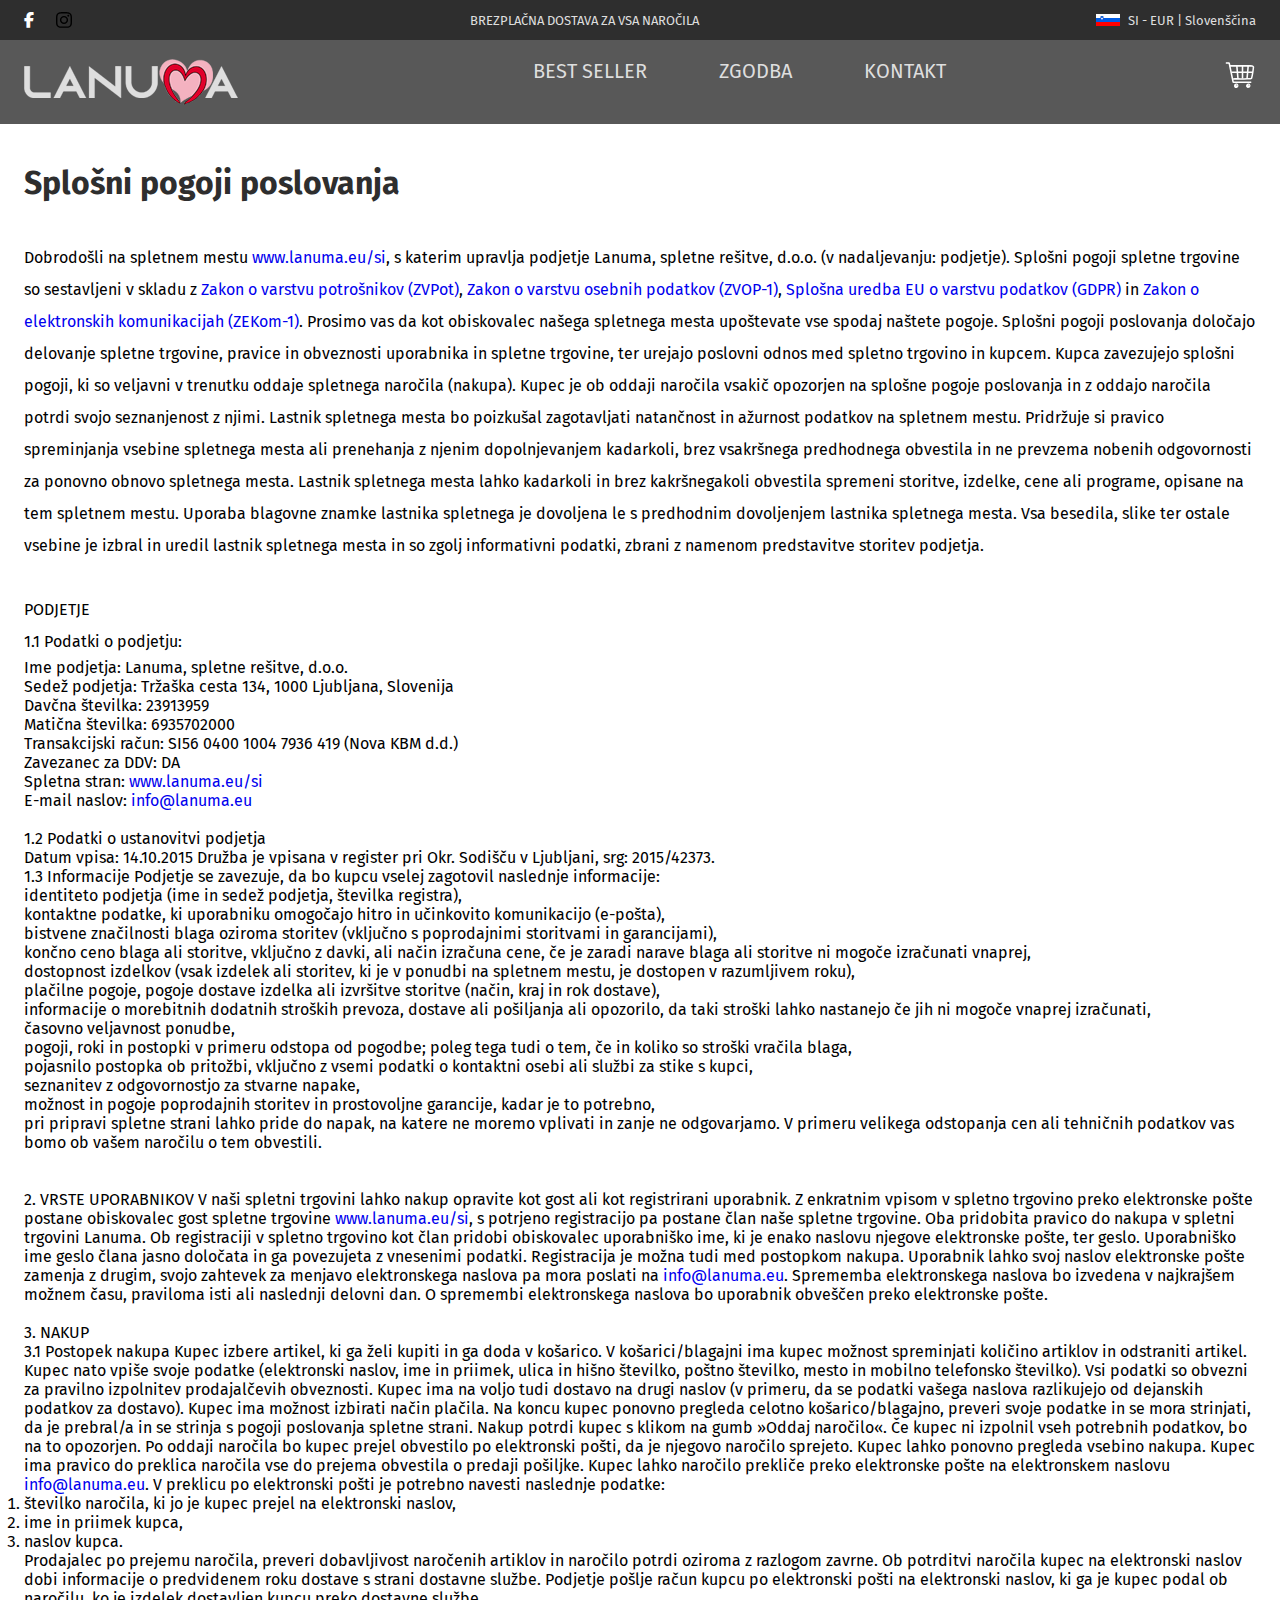
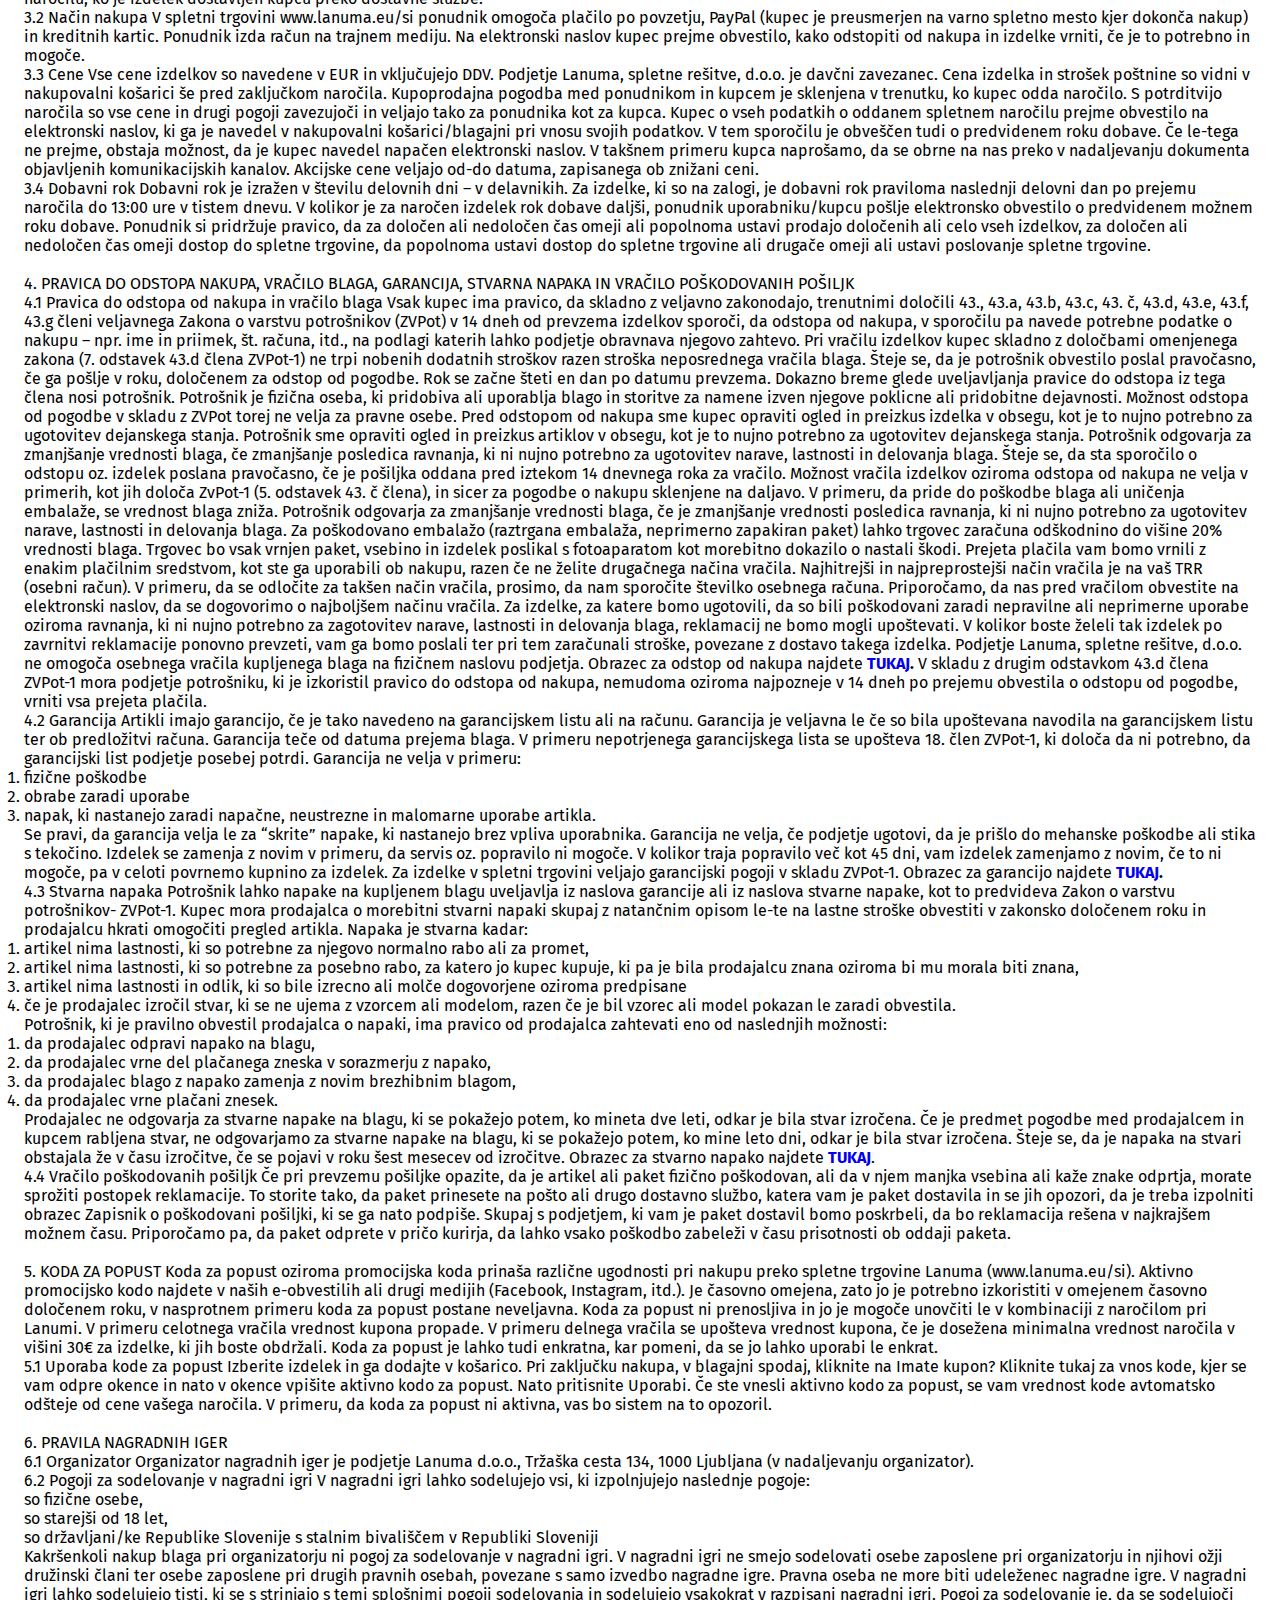
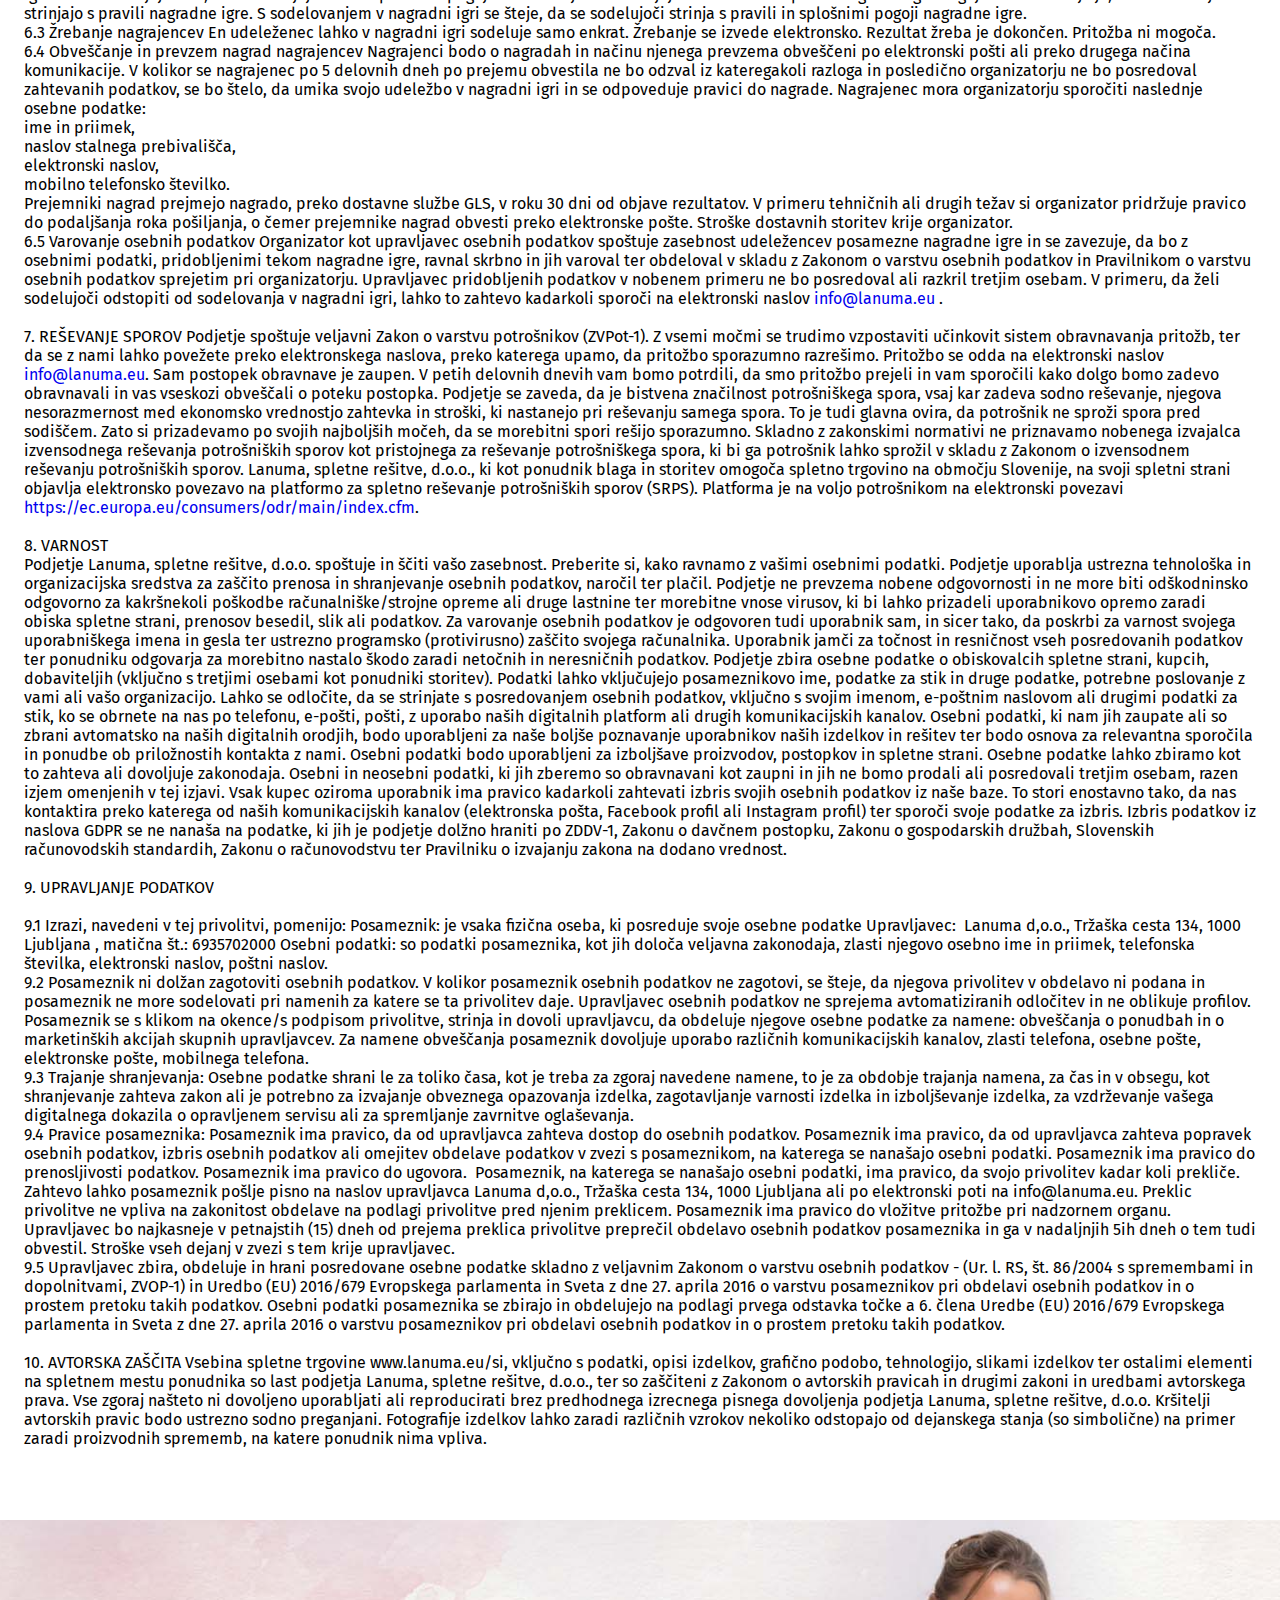
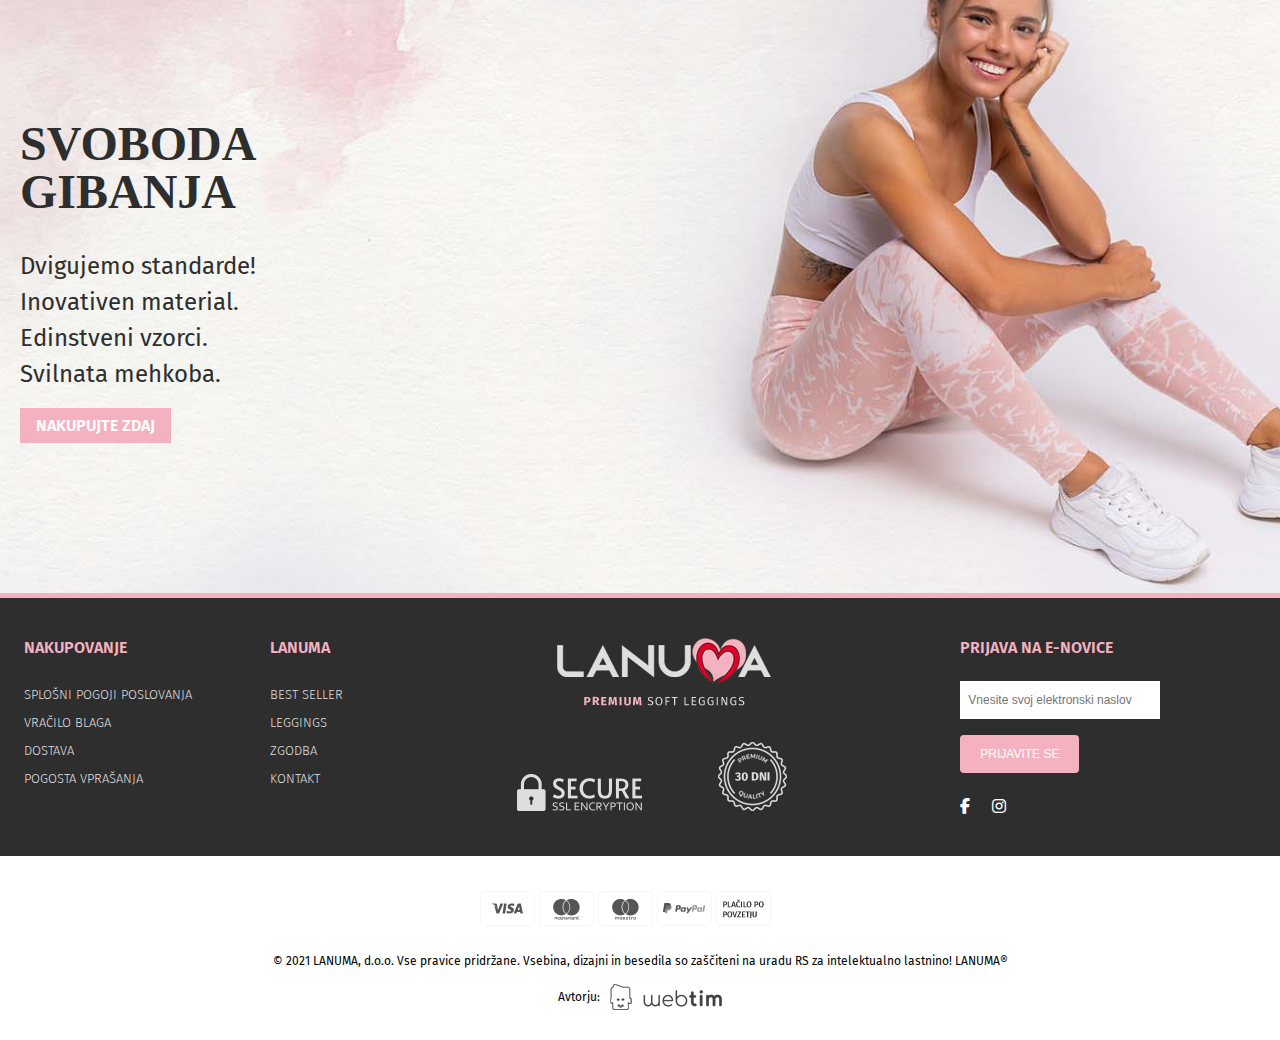
<file: splosni-pogoji-poslovanja.html>
<!DOCTYPE html>
<html lang="en">
  <head>
    <meta charset="UTF-8" />
    <meta http-equiv="X-UA-Compatible" content="IE=edge" />
    <meta name="viewport" content="width=device-width, initial-scale=1.0" />
    <title>Lanuma - Zgodba</title>
    <meta name="description" content="Nebesko udobne zenske pajkice z visokim pasom" />
    <meta name="keywords" content=" pajkice, legins, udobne pajkice, zenske pajkice, xxl pajkice, modne pajkice, sportne pajkice " />
    <meta name="author" content="Martin Dukoski" />
    <link rel="stylesheet" href="assets/css/lanuma--main-style.css" />
    <script src="https://ajax.googleapis.com/ajax/libs/jquery/3.6.0/jquery.min.js"></script>
    <script src="assets/js/lanuma--main-script.js"></script>
    <link rel="preconnect" href="https://fonts.googleapis.com" />
    <link rel="preconnect" href="https://fonts.gstatic.com" crossorigin />
    <link rel="stylesheet" href="https://fonts.googleapis.com/css2?family=Fira+Sans&family=Roboto+Mono&family=Ubuntu+Mono&display=swap"  />
    <link rel="stylesheet" href="https://cdnjs.cloudflare.com/ajax/libs/font-awesome/6.1.1/css/all.min.css">

  </head>
  <body>
    <!--==================== HEADER ====================-->
    <!--==== TOP BAR ===-->
    <header class="header" id="header">
      
        <div class="top-bar">
            <div class="container">
          <ul class="icon-list-items">
            <li class="icon-list-item">
              <a href="https://www.facebook.com/Lanuma-221825096471557" class="icon-list-icon" target="_blank"><i class="fa-brands fa-facebook-f"></i> </a>
            </li>
            <li class="icon-list-item">
              <a href="https://www.instagram.com/lanuma/" target="_blank"></a>
              <img src="assets/img/instagram-brands.svg" alt="shopping cart" class="icon-list-icon" />
            </li>
          </ul>
          <p class="top-bar--info-msg">BREZPLAČNA DOSTAVA ZA VSA NAROČILA</p>
          <div class="top-bar--language-switcher">
            <img src="assets/img/Flag_of_Slovenia.svg" alt="Slovenian flag" class="top-bar--language-switcher__img" />
            <p class="top-bar--language-switcher__txt">SI - EUR | Slovenščina</p>
          </div>
        </div>
        </div>
      </div>

      <!--=== NAVIGATION ===-->
      <nav class="nav">
        <div class="container">
            <a href="index.html" class="nav__logo">
              <img src="assets/img/lanuma-logo.png" alt="Lanuma logo" class="nav__logo__img" />
            </a>

          <div class="nav__menu" id="nav-menu">
            <ul class="nav__list">
              <li class="nav__item">
                <a href="best-seller.html" class="nav__link">Best seller</a>
              </li>
              <li class="nav__item">
                <a href="zgodba.html" class="nav__link">Zgodba</a>
              </li>
              <li class="nav__item">
                <a href="kontakt.html" class="nav__link">Kontakt</a>
              </li> 
            </ul>
          </div>

          <div class="nav__menu-cart">
            <a href="cart.html"><img src="assets/img/cart-white.svg" alt="shopping cart" class="nav__menu-cart__img" /></a>
          </div>
        </div>
      </nav>
    </header>


    <!--=== PAGE CONTAINER ===-->
    <section class="page--container">
        <h1 class="page--heading">Splošni pogoji poslovanja</h1>
        <div class="page--wrapper">
            <p class="page--wrapper----description">Dobrodošli na spletnem mestu <a href="https://lanuma.eu/si">www.lanuma.eu/si</a>, s katerim upravlja podjetje Lanuma, spletne rešitve, d.o.o. (v nadaljevanju: podjetje). Splošni pogoji spletne trgovine so sestavljeni v skladu z <a href="http://www.pisrs.si/Pis.web/pregledPredpisa?id=ZAKO513">Zakon o varstvu potrošnikov (ZVPot)</a>, <a href="http://pisrs.si/Pis.web/pregledPredpisa?id=ZAKO3906">Zakon o varstvu osebnih podatkov (ZVOP-1)</a>, <a href="https://eur-lex.europa.eu/legal-content/SL/TXT/?uri=CELEX%3A32016R0679">Splošna uredba EU o varstvu podatkov (GDPR)</a> in <a href="http://pisrs.si/Pis.web/pregledPredpisa?id=ZAKO6405">Zakon o elektronskih komunikacijah (ZEKom-1)</a>. Prosimo vas da kot obiskovalec našega spletnega mesta upoštevate vse spodaj naštete pogoje. Splošni pogoji poslovanja določajo delovanje spletne trgovine, pravice in obveznosti uporabnika in spletne trgovine, ter urejajo poslovni odnos med spletno trgovino in kupcem. Kupca zavezujejo splošni pogoji, ki so veljavni v trenutku oddaje spletnega naročila (nakupa). Kupec je ob oddaji naročila vsakič opozorjen na splošne pogoje poslovanja in z oddajo naročila potrdi svojo seznanjenost z njimi. Lastnik spletnega mesta bo poizkušal zagotavljati natančnost in ažurnost podatkov na spletnem mestu. Pridržuje si pravico spreminjanja vsebine spletnega mesta ali prenehanja z njenim dopolnjevanjem kadarkoli, brez vsakršnega predhodnega obvestila in ne prevzema nobenih odgovornosti za ponovno obnovo spletnega mesta. Lastnik spletnega mesta lahko kadarkoli in brez kakršnegakoli obvestila spremeni storitve, izdelke, cene ali programe, opisane na tem spletnem mestu. Uporaba blagovne znamke lastnika spletnega je dovoljena le s predhodnim dovoljenjem lastnika spletnega mesta. Vsa besedila, slike ter ostale vsebine je izbral in uredil lastnik spletnega mesta in so zgolj informativni podatki, zbrani z namenom predstavitve storitev podjetja.
                <br><br>
                     PODJETJE
                <br>
                1.1 Podatki o podjetju:
                <ul>
                     <li>Ime podjetja: Lanuma, spletne rešitve, d.o.o.</li>
                     <li>Sedež podjetja: Tržaška cesta 134, 1000 Ljubljana, Slovenija</li>
                     <li>Davčna številka: 23913959</li>
                     <li>Matična številka: 6935702000</li>
                     <li>Transakcijski račun: SI56 0400 1004 7936 419 (Nova KBM d.d.)</li>
                     <li>Zavezanec za DDV: DA</li>
                     <li>Spletna stran: <a href="https://lanuma.eu/si">www.lanuma.eu/si </a></li>
                     <li>E-mail naslov: <a href="mailto:info@lanuma.eu">info@lanuma.eu</a></li>
                </ul><br>
                1.2 Podatki o ustanovitvi podjetja
                <ul>
                     <li>Datum vpisa: 14.10.2015 Družba je vpisana v register pri Okr. Sodišču v Ljubljani, srg: 2015/42373.</li>
                </ul>
                1.3 Informacije Podjetje se zavezuje, da bo kupcu vselej zagotovil naslednje informacije:
                <ul>
                     <li>identiteto podjetja (ime in sedež podjetja, številka registra),</li>
                     <li>kontaktne podatke, ki uporabniku omogočajo hitro in učinkovito komunikacijo (e-pošta),</li>
                     <li>bistvene značilnosti blaga oziroma storitev (vključno s poprodajnimi storitvami in garancijami),</li>
                     <li>končno ceno blaga ali storitve, vključno z davki, ali način izračuna cene, če je zaradi narave blaga ali storitve ni mogoče izračunati vnaprej,</li>
                     <li>dostopnost izdelkov (vsak izdelek ali storitev, ki je v ponudbi na spletnem mestu, je dostopen v razumljivem roku),</li>
                     <li>plačilne pogoje, pogoje dostave izdelka ali izvršitve storitve (način, kraj in rok dostave),</li>
                     <li>informacije o morebitnih dodatnih stroških prevoza, dostave ali pošiljanja ali opozorilo, da taki stroški lahko nastanejo če jih ni mogoče vnaprej izračunati,</li>
                     <li>časovno veljavnost ponudbe,</li>
                     <li>pogoji, roki in postopki v primeru odstopa od pogodbe; poleg tega tudi o tem, če in koliko so stroški vračila blaga,</li>
                     <li>pojasnilo postopka ob pritožbi, vključno z vsemi podatki o kontaktni osebi ali službi za stike s kupci,</li>
                     <li>seznanitev z odgovornostjo za stvarne napake,</li>
                     <li>možnost in pogoje poprodajnih storitev in prostovoljne garancije, kadar je to potrebno,</li>
                     <li>pri pripravi spletne strani lahko pride do napak, na katere ne moremo vplivati in zanje ne odgovarjamo. V primeru velikega odstopanja cen ali tehničnih podatkov vas bomo ob vašem naročilu o tem obvestili.</li>
                </ul><br><br>
                2. VRSTE UPORABNIKOV
                
                V naši spletni trgovini lahko nakup opravite kot gost ali kot registrirani uporabnik. Z enkratnim vpisom v spletno trgovino preko elektronske pošte postane obiskovalec gost spletne trgovine <a href="https://lanuma.eu/si">www.lanuma.eu/si</a>, s potrjeno registracijo pa postane član naše spletne trgovine. Oba pridobita pravico do nakupa v spletni trgovini Lanuma. Ob registraciji v spletno trgovino kot član pridobi obiskovalec uporabniško ime, ki je enako naslovu njegove elektronske pošte, ter geslo. Uporabniško ime geslo člana jasno določata in ga povezujeta z vnesenimi podatki. Registracija je možna tudi med postopkom nakupa. Uporabnik lahko svoj naslov elektronske pošte zamenja z drugim, svojo zahtevek za menjavo elektronskega naslova pa mora poslati na <a href="mailto:info@lanuma.eu">info@lanuma.eu</a>. Sprememba elektronskega naslova bo izvedena v najkrajšem možnem času, praviloma isti ali naslednji delovni dan. O spremembi elektronskega naslova bo uporabnik obveščen preko elektronske pošte.
                <br><br>
                3. NAKUP
                <br>
                3.1 Postopek nakupa
                
                Kupec izbere artikel, ki ga želi kupiti in ga doda v košarico. V košarici/blagajni ima kupec možnost spreminjati količino artiklov in odstraniti artikel. Kupec nato vpiše svoje podatke (elektronski naslov, ime in priimek, ulica in hišno številko, poštno številko, mesto in mobilno telefonsko številko). Vsi podatki so obvezni za pravilno izpolnitev prodajalčevih obveznosti. Kupec ima na voljo tudi dostavo na drugi naslov (v primeru, da se podatki vašega naslova razlikujejo od dejanskih podatkov za dostavo). Kupec ima možnost izbirati način plačila. Na koncu kupec ponovno pregleda celotno košarico/blagajno, preveri svoje podatke in se mora strinjati, da je prebral/a in se strinja s pogoji poslovanja spletne strani. Nakup potrdi kupec s klikom na gumb »Oddaj naročilo«. Če kupec ni izpolnil vseh potrebnih podatkov, bo na to opozorjen. Po oddaji naročila bo kupec prejel obvestilo po elektronski pošti, da je njegovo naročilo sprejeto. Kupec lahko ponovno pregleda vsebino nakupa. Kupec ima pravico do preklica naročila vse do prejema obvestila o predaji pošiljke. Kupec lahko naročilo prekliče preko elektronske pošte na elektronskem naslovu <a href="mailto:info@lanuma.eu">info@lanuma.eu</a>. V preklicu po elektronski pošti je potrebno navesti naslednje podatke:
                <ol>
                     <li>številko naročila, ki jo je kupec prejel na elektronski naslov,</li>
                     <li>ime in priimek kupca,</li>
                     <li>naslov kupca.</li>
                </ol>
                Prodajalec po prejemu naročila, preveri dobavljivost naročenih artiklov in naročilo potrdi oziroma z razlogom zavrne. Ob potrditvi naročila kupec na elektronski naslov dobi informacije o predvidenem roku dostave s strani dostavne službe. Podjetje pošlje račun kupcu po elektronski pošti na elektronski naslov, ki ga je kupec podal ob naročilu, ko je izdelek dostavljen kupcu preko dostavne službe.
                <br>
                3.2 Način nakupa
                
                V spletni trgovini www.lanuma.eu/si ponudnik omogoča plačilo po povzetju, PayPal (kupec je preusmerjen na varno spletno mesto kjer dokonča nakup) in kreditnih kartic. Ponudnik izda račun na trajnem mediju. Na elektronski naslov kupec prejme obvestilo, kako odstopiti od nakupa in izdelke vrniti, če je to potrebno in mogoče.
                <br>
                3.3 Cene
                
                Vse cene izdelkov so navedene v EUR in vključujejo DDV. Podjetje Lanuma, spletne rešitve, d.o.o. je davčni zavezanec. Cena izdelka in strošek poštnine so vidni v nakupovalni košarici še pred zaključkom naročila. Kupoprodajna pogodba med ponudnikom in kupcem je sklenjena v trenutku, ko kupec odda naročilo. S potrditvijo naročila so vse cene in drugi pogoji zavezujoči in veljajo tako za ponudnika kot za kupca. Kupec o vseh podatkih o oddanem spletnem naročilu prejme obvestilo na elektronski naslov, ki ga je navedel v nakupovalni košarici/blagajni pri vnosu svojih podatkov. V tem sporočilu je obveščen tudi o predvidenem roku dobave. Če le-tega ne prejme, obstaja možnost, da je kupec navedel napačen elektronski naslov. V takšnem primeru kupca naprošamo, da se obrne na nas preko v nadaljevanju dokumenta objavljenih komunikacijskih kanalov. Akcijske cene veljajo od-do datuma, zapisanega ob znižani ceni.
                <br>
                3.4 Dobavni rok
                
                Dobavni rok je izražen v številu delovnih dni – v delavnikih. Za izdelke, ki so na zalogi, je dobavni rok praviloma naslednji delovni dan po prejemu naročila do 13:00 ure v tistem dnevu. V kolikor je za naročen izdelek rok dobave daljši, ponudnik uporabniku/kupcu pošlje elektronsko obvestilo o predvidenem možnem roku dobave. Ponudnik si pridržuje pravico, da za določen ali nedoločen čas omeji ali popolnoma ustavi prodajo določenih ali celo vseh izdelkov, za določen ali nedoločen čas omeji dostop do spletne trgovine, da popolnoma ustavi dostop do spletne trgovine ali drugače omeji ali ustavi poslovanje spletne trgovine.
                <br><br>
                4. PRAVICA DO ODSTOPA NAKUPA, VRAČILO BLAGA, GARANCIJA, STVARNA NAPAKA IN VRAČILO POŠKODOVANIH POŠILJK
                <br>
                4.1 Pravica do odstopa od nakupa in vračilo blaga
                
                Vsak kupec ima pravico, da skladno z veljavno zakonodajo, trenutnimi določili 43., 43.a, 43.b, 43.c, 43. č, 43.d, 43.e, 43.f, 43.g členi veljavnega Zakona o varstvu potrošnikov (ZVPot) v 14 dneh od prevzema izdelkov sporoči, da odstopa od nakupa, v sporočilu pa navede potrebne podatke o nakupu – npr. ime in priimek, št. računa, itd., na podlagi katerih lahko podjetje obravnava njegovo zahtevo. Pri vračilu izdelkov kupec skladno z določbami omenjenega zakona (7. odstavek 43.d člena ZVPot-1) ne trpi nobenih dodatnih stroškov razen stroška neposrednega vračila blaga. Šteje se, da je potrošnik obvestilo poslal pravočasno, če ga pošlje v roku, določenem za odstop od pogodbe. Rok se začne šteti en dan po datumu prevzema. Dokazno breme glede uveljavljanja pravice do odstopa iz tega člena nosi potrošnik. Potrošnik je fizična oseba, ki pridobiva ali uporablja blago in storitve za namene izven njegove poklicne ali pridobitne dejavnosti. Možnost odstopa od pogodbe v skladu z ZVPot torej ne velja za pravne osebe. Pred odstopom od nakupa sme kupec opraviti ogled in preizkus izdelka v obsegu, kot je to nujno potrebno za ugotovitev dejanskega stanja. Potrošnik sme opraviti ogled in preizkus artiklov v obsegu, kot je to nujno potrebno za ugotovitev dejanskega stanja. Potrošnik odgovarja za zmanjšanje vrednosti blaga, če zmanjšanje posledica ravnanja, ki ni nujno potrebno za ugotovitev narave, lastnosti in delovanja blaga. Šteje se, da sta sporočilo o odstopu oz. izdelek poslana pravočasno, če je pošiljka oddana pred iztekom 14 dnevnega roka za vračilo. Možnost vračila izdelkov oziroma odstopa od nakupa ne velja v primerih, kot jih določa ZvPot-1 (5. odstavek 43. č člena), in sicer za pogodbe o nakupu sklenjene na daljavo. V primeru, da pride do poškodbe blaga ali uničenja embalaže, se vrednost blaga zniža. Potrošnik odgovarja za zmanjšanje vrednosti blaga, če je zmanjšanje vrednosti posledica ravnanja, ki ni nujno potrebno za ugotovitev narave, lastnosti in delovanja blaga. Za poškodovano embalažo (raztrgana embalaža, neprimerno zapakiran paket) lahko trgovec zaračuna odškodnino do višine 20% vrednosti blaga. Trgovec bo vsak vrnjen paket, vsebino in izdelek poslikal s fotoaparatom kot morebitno dokazilo o nastali škodi. Prejeta plačila vam bomo vrnili z enakim plačilnim sredstvom, kot ste ga uporabili ob nakupu, razen če ne želite drugačnega načina vračila. Najhitrejši in najpreprostejši način vračila je na vaš TRR (osebni račun). V primeru, da se odločite za takšen način vračila, prosimo, da nam sporočite številko osebnega računa. Priporočamo, da nas pred vračilom obvestite na elektronski naslov, da se dogovorimo o najboljšem načinu vračila. Za izdelke, za katere bomo ugotovili, da so bili poškodovani zaradi nepravilne ali neprimerne uporabe oziroma ravnanja, ki ni nujno potrebno za zagotovitev narave, lastnosti in delovanja blaga, reklamacij ne bomo mogli upoštevati. V kolikor boste želeli tak izdelek po zavrnitvi reklamacije ponovno prevzeti, vam ga bomo poslali ter pri tem zaračunali stroške, povezane z dostavo takega izdelka. Podjetje Lanuma, spletne rešitve, d.o.o. ne omogoča osebnega vračila kupljenega blaga na fizičnem naslovu podjetja. Obrazec za odstop od nakupa najdete <strong><a href="/si/vracilo-blaga/#reklamacija-form">TUKAJ</a>.</strong> V skladu z drugim odstavkom 43.d člena ZVPot-1 mora podjetje potrošniku, ki je izkoristil pravico do odstopa od nakupa, nemudoma oziroma najpozneje v 14 dneh po prejemu obvestila o odstopu od pogodbe, vrniti vsa prejeta plačila.
                <br>
                4.2 Garancija
                
                Artikli imajo garancijo, če je tako navedeno na garancijskem listu ali na računu. Garancija je veljavna le če so bila upoštevana navodila na garancijskem listu ter ob predložitvi računa. Garancija teče od datuma prejema blaga. V primeru nepotrjenega garancijskega lista se upošteva 18. člen ZVPot-1, ki določa da ni potrebno, da garancijski list podjetje posebej potrdi. Garancija ne velja v primeru:
                <ol>
                     <li>fizične poškodbe</li>
                     <li>obrabe zaradi uporabe</li>
                     <li>napak, ki nastanejo zaradi napačne, neustrezne in malomarne uporabe artikla.</li>
                </ol>
                Se pravi, da garancija velja le za “skrite” napake, ki nastanejo brez vpliva uporabnika. Garancija ne velja, če podjetje ugotovi, da je prišlo do mehanske poškodbe ali stika s tekočino. Izdelek se zamenja z novim v primeru, da servis oz. popravilo ni mogoče. V kolikor traja popravilo več kot 45 dni, vam izdelek zamenjamo z novim, če to ni mogoče, pa v celoti povrnemo kupnino za izdelek. Za izdelke v spletni trgovini veljajo garancijski pogoji v skladu ZVPot-1. Obrazec za garancijo najdete <strong><a href="/si/vracilo-blaga/#reklamacija-form">TUKAJ</a>.</strong> <strong> </strong>
                <br>
                4.3 Stvarna napaka
                
                Potrošnik lahko napake na kupljenem blagu uveljavlja iz naslova garancije ali iz naslova stvarne napake, kot to predvideva Zakon o varstvu potrošnikov- ZVPot-1. Kupec mora prodajalca o morebitni stvarni napaki skupaj z natančnim opisom le-te na lastne stroške obvestiti v zakonsko določenem roku in prodajalcu hkrati omogočiti pregled artikla. Napaka je stvarna kadar:
                <ol>
                     <li>artikel nima lastnosti, ki so potrebne za njegovo normalno rabo ali za promet,</li>
                     <li>artikel nima lastnosti, ki so potrebne za posebno rabo, za katero jo kupec kupuje, ki pa je bila prodajalcu znana oziroma bi mu morala biti znana,</li>
                     <li>artikel nima lastnosti in odlik, ki so bile izrecno ali molče dogovorjene oziroma predpisane</li>
                     <li>če je prodajalec izročil stvar, ki se ne ujema z vzorcem ali modelom, razen če je bil vzorec ali model pokazan le zaradi obvestila.</li>
                </ol>
                Potrošnik, ki je pravilno obvestil prodajalca o napaki, ima pravico od prodajalca zahtevati eno od naslednjih možnosti:
                <ol>
                     <li>da prodajalec odpravi napako na blagu,</li>
                     <li>da prodajalec vrne del plačanega zneska v sorazmerju z napako,</li>
                     <li>da prodajalec blago z napako zamenja z novim brezhibnim blagom,</li>
                     <li>da prodajalec vrne plačani znesek.</li>
                </ol>
                Prodajalec ne odgovarja za stvarne napake na blagu, ki se pokažejo potem, ko mineta dve leti, odkar je bila stvar izročena. Če je predmet pogodbe med prodajalcem in kupcem rabljena stvar, ne odgovarjamo za stvarne napake na blagu, ki se pokažejo potem, ko mine leto dni, odkar je bila stvar izročena. Šteje se, da je napaka na stvari obstajala že v času izročitve, če se pojavi v roku šest mesecev od izročitve. Obrazec za stvarno napako najdete <a href="/si/vracilo-blaga/#reklamacija-form"><strong>TUKAJ</strong></a>.
                <br>
                4.4 Vračilo poškodovanih pošiljk
                
                Če pri prevzemu pošiljke opazite, da je artikel ali paket fizično poškodovan, ali da v njem manjka vsebina ali kaže znake odprtja, morate sprožiti postopek reklamacije. To storite tako, da paket prinesete na pošto ali drugo dostavno službo, katera vam je paket dostavila in se jih opozori, da je treba izpolniti obrazec Zapisnik o poškodovani pošiljki, ki se ga nato podpiše. Skupaj s podjetjem, ki vam je paket dostavil bomo poskrbeli, da bo reklamacija rešena v najkrajšem možnem času. Priporočamo pa, da paket odprete v pričo kurirja, da lahko vsako poškodbo zabeleži v času prisotnosti ob oddaji paketa.
                <br><br>
                5. KODA ZA POPUST
                
                Koda za popust oziroma promocijska koda prinaša različne ugodnosti pri nakupu preko spletne trgovine Lanuma (www.lanuma.eu/si). Aktivno promocijsko kodo najdete v naših e-obvestilih ali drugi medijih (Facebook, Instagram, itd.). Je časovno omejena, zato jo je potrebno izkoristiti v omejenem časovno določenem roku, v nasprotnem primeru koda za popust postane neveljavna. Koda za popust ni prenosljiva in jo je mogoče unovčiti le v kombinaciji z naročilom pri Lanumi. V primeru celotnega vračila vrednost kupona propade. V primeru delnega vračila se upošteva vrednost kupona, če je dosežena minimalna vrednost naročila v višini 30€ za izdelke, ki jih boste obdržali.
                
                Koda za popust je lahko tudi enkratna, kar pomeni, da se jo lahko uporabi le enkrat.
                <br>
                5.1 Uporaba kode za popust
                
                Izberite izdelek in ga dodajte v košarico. Pri zaključku nakupa, v blagajni spodaj, kliknite na Imate kupon? Kliknite tukaj za vnos kode, kjer se vam odpre okence in nato v okence vpišite aktivno kodo za popust. Nato pritisnite Uporabi. Če ste vnesli aktivno kodo za popust, se vam vrednost kode avtomatsko odšteje od cene vašega naročila. V primeru, da koda za popust ni aktivna, vas bo sistem na to opozoril.
                <br><br>
                6. PRAVILA NAGRADNIH IGER
                <br>
                6.1 Organizator
                
                Organizator nagradnih iger je podjetje Lanuma d.o.o., Tržaška cesta 134, 1000 Ljubljana (v nadaljevanju organizator).
                <br>
                6.2 Pogoji za sodelovanje v nagradni igri
                
                V nagradni igri lahko sodelujejo vsi, ki izpolnjujejo naslednje pogoje:
                <ul>
                     <li>so fizične osebe,</li>
                     <li>so starejši od 18 let,</li>
                     <li>so državljani/ke Republike Slovenije s stalnim bivališčem v Republiki Sloveniji</li>
                </ul>
                Kakršenkoli nakup blaga pri organizatorju ni pogoj za sodelovanje v nagradni igri. V nagradni igri ne smejo sodelovati osebe zaposlene pri organizatorju in njihovi ožji družinski člani ter osebe zaposlene pri drugih pravnih osebah, povezane s samo izvedbo nagradne igre. Pravna oseba ne more biti udeleženec nagradne igre.
                
                V nagradni igri lahko sodelujejo tisti, ki se s strinjajo s temi splošnimi pogoji sodelovanja in sodelujejo vsakokrat v razpisani nagradni igri. Pogoj za sodelovanje je, da se sodelujoči strinjajo s pravili nagradne igre. S sodelovanjem v nagradni igri se šteje, da se sodelujoči strinja s pravili in splošnimi pogoji nagradne igre.
                <br>
                6.3 Žrebanje nagrajencev
                
                En udeleženec lahko v nagradni igri sodeluje samo enkrat. Žrebanje se izvede elektronsko. Rezultat žreba je dokončen. Pritožba ni mogoča.
                <br>
                6.4 Obveščanje in prevzem nagrad nagrajencev
                
                Nagrajenci bodo o nagradah in načinu njenega prevzema obveščeni po elektronski pošti ali preko drugega načina komunikacije. V kolikor se nagrajenec po 5 delovnih dneh po prejemu obvestila ne bo odzval iz kateregakoli razloga in posledično organizatorju ne bo posredoval zahtevanih podatkov, se bo štelo, da umika svojo udeležbo v nagradni igri in se odpoveduje pravici do nagrade.
                
                Nagrajenec mora organizatorju sporočiti naslednje osebne podatke:
                <ul>
                     <li>ime in priimek,</li>
                     <li>naslov stalnega prebivališča,</li>
                     <li>elektronski naslov,</li>
                     <li>mobilno telefonsko številko.</li>
                </ul>
                Prejemniki nagrad prejmejo nagrado, preko dostavne službe GLS, v roku 30 dni od objave rezultatov. V primeru tehničnih ali drugih težav si organizator pridržuje pravico do podaljšanja roka pošiljanja, o čemer prejemnike nagrad obvesti preko elektronske pošte. Stroške dostavnih storitev krije organizator.
                <br>
                6.5 Varovanje osebnih podatkov
                
                Organizator kot upravljavec osebnih podatkov spoštuje zasebnost udeležencev posamezne nagradne igre in se zavezuje, da bo z osebnimi podatki, pridobljenimi tekom nagradne igre, ravnal skrbno in jih varoval ter obdeloval v skladu z Zakonom o varstvu osebnih podatkov in Pravilnikom o varstvu osebnih podatkov sprejetim pri organizatorju.
                
                Upravljavec pridobljenih podatkov v nobenem primeru ne bo posredoval ali razkril tretjim osebam.
                
                V primeru, da želi sodelujoči odstopiti od sodelovanja v nagradni igri, lahko to zahtevo kadarkoli sporoči na elektronski naslov <a href="mailto:info@lanuma.eu">info@lanuma.eu</a> .
                <br><br>
                7. REŠEVANJE SPOROV
                
                Podjetje spoštuje veljavni Zakon o varstvu potrošnikov (ZVPot-1). Z vsemi močmi se trudimo vzpostaviti učinkovit sistem obravnavanja pritožb, ter da se z nami lahko povežete preko elektronskega naslova, preko katerega upamo, da pritožbo sporazumno razrešimo. Pritožbo se odda na elektronski naslov <a href="mailto:info@lanuma.eu">info@lanuma.eu</a>. Sam postopek obravnave je zaupen. V petih delovnih dnevih vam bomo potrdili, da smo pritožbo prejeli in vam sporočili kako dolgo bomo zadevo obravnavali in vas vseskozi obveščali o poteku postopka. Podjetje se zaveda, da je bistvena značilnost potrošniškega spora, vsaj kar zadeva sodno reševanje, njegova nesorazmernost med ekonomsko vrednostjo zahtevka in stroški, ki nastanejo pri reševanju samega spora. To je tudi glavna ovira, da potrošnik ne sproži spora pred sodiščem. Zato si prizadevamo po svojih najboljših močeh, da se morebitni spori rešijo sporazumno. Skladno z zakonskimi normativi ne priznavamo nobenega izvajalca izvensodnega reševanja potrošniških sporov kot pristojnega za reševanje potrošniškega spora, ki bi ga potrošnik lahko sprožil v skladu z Zakonom o izvensodnem reševanju potrošniških sporov. Lanuma, spletne rešitve, d.o.o., ki kot ponudnik blaga in storitev omogoča spletno trgovino na območju Slovenije, na svoji spletni strani objavlja elektronsko povezavo na platformo za spletno reševanje potrošniških sporov (SRPS). Platforma je na voljo potrošnikom na elektronski povezavi <a href="https://ec.europa.eu/consumers/odr/main/index.cfm">https://ec.europa.eu/consumers/odr/main/index.cfm</a>.
                <br><br>
                8. VARNOST
                <br>
                Podjetje Lanuma, spletne rešitve, d.o.o. spoštuje in ščiti vašo zasebnost. Preberite si, kako ravnamo z vašimi osebnimi podatki. Podjetje uporablja ustrezna tehnološka in organizacijska sredstva za zaščito prenosa in shranjevanje osebnih podatkov, naročil ter plačil. Podjetje ne prevzema nobene odgovornosti in ne more biti odškodninsko odgovorno za kakršnekoli poškodbe računalniške/strojne opreme ali druge lastnine ter morebitne vnose virusov, ki bi lahko prizadeli uporabnikovo opremo zaradi obiska spletne strani, prenosov besedil, slik ali podatkov. Za varovanje osebnih podatkov je odgovoren tudi uporabnik sam, in sicer tako, da poskrbi za varnost svojega uporabniškega imena in gesla ter ustrezno programsko (protivirusno) zaščito svojega računalnika. Uporabnik jamči za točnost in resničnost vseh posredovanih podatkov ter ponudniku odgovarja za morebitno nastalo škodo zaradi netočnih in neresničnih podatkov. Podjetje zbira osebne podatke o obiskovalcih spletne strani, kupcih, dobaviteljih (vključno s tretjimi osebami kot ponudniki storitev). Podatki lahko vključujejo posameznikovo ime, podatke za stik in druge podatke, potrebne poslovanje z vami ali vašo organizacijo. Lahko se odločite, da se strinjate s posredovanjem osebnih podatkov, vključno s svojim imenom, e-poštnim naslovom ali drugimi podatki za stik, ko se obrnete na nas po telefonu, e-pošti, pošti, z uporabo naših digitalnih platform ali drugih komunikacijskih kanalov. Osebni podatki, ki nam jih zaupate ali so zbrani avtomatsko na naših digitalnih orodjih, bodo uporabljeni za naše boljše poznavanje uporabnikov naših izdelkov in rešitev ter bodo osnova za relevantna sporočila in ponudbe ob priložnostih kontakta z nami. Osebni podatki bodo uporabljeni za izboljšave proizvodov, postopkov in spletne strani. Osebne podatke lahko zbiramo kot to zahteva ali dovoljuje zakonodaja. Osebni in neosebni podatki, ki jih zberemo so obravnavani kot zaupni in jih ne bomo prodali ali posredovali tretjim osebam, razen izjem omenjenih v tej izjavi. Vsak kupec oziroma uporabnik ima pravico kadarkoli zahtevati izbris svojih osebnih podatkov iz naše baze. To stori enostavno tako, da nas kontaktira preko katerega od naših komunikacijskih kanalov (elektronska pošta, Facebook profil ali Instagram profil) ter sporoči svoje podatke za izbris. Izbris podatkov iz naslova GDPR se ne nanaša na podatke, ki jih je podjetje dolžno hraniti po ZDDV-1, Zakonu o davčnem postopku, Zakonu o gospodarskih družbah, Slovenskih računovodskih standardih, Zakonu o računovodstvu ter Pravilniku o izvajanju zakona na dodano vrednost.
                <br><br>
                9. UPRAVLJANJE PODATKOV
                <br><br>
                9.1 Izrazi, navedeni v tej privolitvi, pomenijo:
                
                Posameznik: je vsaka fizična oseba, ki posreduje svoje osebne podatke
                
                Upravljavec:  Lanuma d,o.o., Tržaška cesta 134, 1000 Ljubljana , matična št.: 6935702000
                
                Osebni podatki: so podatki posameznika, kot jih določa veljavna zakonodaja, zlasti njegovo osebno ime in priimek, telefonska številka, elektronski naslov, poštni naslov.
                <br>
                9.2 Posameznik ni dolžan zagotoviti osebnih podatkov. V kolikor posameznik osebnih podatkov ne zagotovi, se šteje, da njegova privolitev v obdelavo ni podana in posameznik ne more sodelovati pri namenih za katere se ta privolitev daje. Upravljavec osebnih podatkov ne sprejema avtomatiziranih odločitev in ne oblikuje profilov.
                
                Posameznik se s klikom na okence/s podpisom privolitve, strinja in dovoli upravljavcu, da obdeluje njegove osebne podatke za namene: obveščanja o ponudbah in o marketinških akcijah skupnih upravljavcev. Za namene obveščanja posameznik dovoljuje uporabo različnih komunikacijskih kanalov, zlasti telefona, osebne pošte, elektronske pošte, mobilnega telefona.
                <br>
                9.3 Trajanje shranjevanja:
                
                Osebne podatke shrani le za toliko časa, kot je treba za zgoraj navedene namene, to je za obdobje trajanja namena, za čas in v obsegu, kot shranjevanje zahteva zakon ali je potrebno za izvajanje obveznega opazovanja izdelka, zagotavljanje varnosti izdelka in izboljševanje izdelka, za vzdrževanje vašega digitalnega dokazila o opravljenem servisu ali za spremljanje zavrnitve oglaševanja.
                <br>
                9.4 Pravice posameznika:
                
                Posameznik ima pravico, da od upravljavca zahteva dostop do osebnih podatkov. Posameznik ima pravico, da od upravljavca zahteva popravek osebnih podatkov, izbris osebnih podatkov ali omejitev obdelave podatkov v zvezi s posameznikom, na katerega se nanašajo osebni podatki. Posameznik ima pravico do prenosljivosti podatkov. Posameznik ima pravico do ugovora.  Posameznik, na katerega se nanašajo osebni podatki, ima pravico, da svojo privolitev kadar koli prekliče. Zahtevo lahko posameznik pošlje pisno na naslov upravljavca Lanuma d,o.o., Tržaška cesta 134, 1000 Ljubljana ali po elektronski poti na info@lanuma.eu. Preklic privolitve ne vpliva na zakonitost obdelave na podlagi privolitve pred njenim preklicem. Posameznik ima pravico do vložitve pritožbe pri nadzornem organu. Upravljavec bo najkasneje v petnajstih (15) dneh od prejema preklica privolitve preprečil obdelavo osebnih podatkov posameznika in ga v nadaljnjih 5ih dneh o tem tudi obvestil. Stroške vseh dejanj v zvezi s tem krije upravljavec.
                <br>
                9.5 Upravljavec zbira, obdeluje in hrani posredovane osebne podatke skladno z veljavnim Zakonom o varstvu osebnih podatkov - (Ur. l. RS, št. 86/2004 s spremembami in dopolnitvami, ZVOP-1) in Uredbo (EU) 2016/679 Evropskega parlamenta in Sveta z dne 27. aprila 2016 o varstvu posameznikov pri obdelavi osebnih podatkov in o prostem pretoku takih podatkov. Osebni podatki posameznika se zbirajo in obdelujejo na podlagi prvega odstavka točke a 6. člena Uredbe (EU) 2016/679 Evropskega parlamenta in Sveta z dne 27. aprila 2016 o varstvu posameznikov pri obdelavi osebnih podatkov in o prostem pretoku takih podatkov.
                <br><br>
                10. AVTORSKA ZAŠČITA
                
                Vsebina spletne trgovine www.lanuma.eu/si, vključno s podatki, opisi izdelkov, grafično podobo, tehnologijo, slikami izdelkov ter ostalimi elementi na spletnem mestu ponudnika so last podjetja Lanuma, spletne rešitve, d.o.o., ter so zaščiteni z Zakonom o avtorskih pravicah in drugimi zakoni in uredbami avtorskega prava. Vse zgoraj našteto ni dovoljeno uporabljati ali reproducirati brez predhodnega izrecnega pisnega dovoljenja podjetja Lanuma, spletne rešitve, d.o.o. Kršitelji avtorskih pravic bodo ustrezno sodno preganjani. Fotografije izdelkov lahko zaradi različnih vzrokov nekoliko odstopajo od dejanskega stanja (so simbolične) na primer zaradi proizvodnih sprememb, na katere ponudnik nima vpliva.
            </p>
                
            </div>

    </section>


    <!--=== PRE - FOOTER  Banner===-->
    <section class="lanuma--pre-footer">
      <div class="pre-footer--container">
        <h3 class="pre-footer--container--h3">SVOBODA <br> GIBANJA</h3>
        <p class="pre-footer--container--p">Dvigujemo standarde! <br> Inovativen material. <br> Edinstveni vzorci. <br> Svilnata mehkoba.</p>
        <a href="#"><button class="pre-footer--container--button">NAKUPUJTE ZDAJ</button></a>
      </div>
    </section>

    <!--=== FOOTER ===-->
    <footer class="footer">
      <section class="footer--main">
        <div class="footer__content">
          <div class="footer__content__column footer__content__first">
            <h4 class="footer__title">NAKUPOVANJE</h4>
            <ul class="footer__links">
              <li>
                <a href="splosni-pogoji-poslovanja.html" class="footer__link">SPLOŠNI POGOJI POSLOVANJA</a>
              </li>
              <li>
                <a href="#" class="footer__link">VRAČILO BLAGA</a>
              </li>
              <li>
                <a href="#" class="footer__link">DOSTAVA</a>
              </li>
              <li>
                <a href="#" class="footer__link">POGOSTA VPRAŠANJA</a>
              </li>
            </ul>
          </div>
       
          <div class="footer__content__column footer__content__sec">
            <h4 class="footer__title">LANUMA</h4>
            <ul class="footer__links">
              <li>
                <a href="best-seller.html" class="footer__link">BEST SELLER</a>
              </li>
              <li>
                <a href="best-seller.html" class="footer__link">LEGGINGS</a>
              </li>
              <li>
                <a href="zgodba.html" class="footer__link">ZGODBA</a>
              </li>
              <li>
                <a href="kontakt.html" class="footer__link">KONTAKT </a>
              </li>
            </ul>
          </div>
          <div class="footer__content__column footer__content_third">
            <div class="footer__content_third__first_column">
              <img src="assets/img/lanuma-logo-foter.png" alt="Lanuma logo" class="footer__content_third__first_column__img" />
            </div>
            <div class="footer__content__column footer__content_third__sec_column">
              <img src="assets/img/-e-ssl-certifikat.png" alt="Lanuma logo" class="footer__content_third__sec_column__first_img" />
              <img src="assets/img/-e-garantee.png" alt="Lanuma logo" class="footer__content_third__sec_column__sec_img" />

            </div>
          </div>
          <div class=" footer__content_forth">
            <h4 class="footer__title">PRIJAVA NA E-NOVICE</h4>
            <input type="email" class="footer-newsletter--email" name="email" placeholder="Vnesite svoj elektronski naslov">
            <input type="submit" class="footer-newsletter--button" value="PRIJAVITE SE" />

            <ul class="icon-list-items">
              <li class="icon-list-item">
                <a href="https://www.facebook.com/Lanuma-221825096471557" class="icon-list-icon" target="_blank"><i class="fa-brands fa-facebook-f"></i> </a>
              </li>
              <li class="icon-list-item">
                <a href="https://www.instagram.com/lanuma/" class="icon-list-icon" target="_blank"><i class="fa-brands fa-instagram"></i> </a>
              </li>
            </ul>   
          </div>
        </div>
      </section>
      <section class="footer--credits">
        <div class="payment-methods">
          <img src="assets/img/-e-visa.png" alt="visa" class="payment-methods--card" />  
          <img src="assets/img/-e-mastercard.png" alt="mastercard" class="payment-methods--card" />
          <img src="assets/img/-e-maestro.png" alt="maestro" class="payment-methods--card" />
          <img src="assets/img/-e-paypal.png" alt="paypal" class="payment-methods--card" />
          <img src="assets/img/-e-placilo-po-povzetju.png" alt="placilo po povzetju" class="payment-methods--card" />
        </div>
        <p class="lanuma-copyright"> © 2021 LANUMA, d.o.o. Vse pravice pridržane. Vsebina, dizajni in besedila so zaščiteni na uradu RS za intelektualno lastnino! LANUMA® </p>
        <div class="lanuma-author">
          <p class="lanuma-author--name">Avtorju:</p>
          <img src="assets/img/-e-webtim-logo.png" alt="Webtim logo" class="lanuma-author--img" />
        </div>
      </section>
    </footer>
  </body>
</html>
</file>
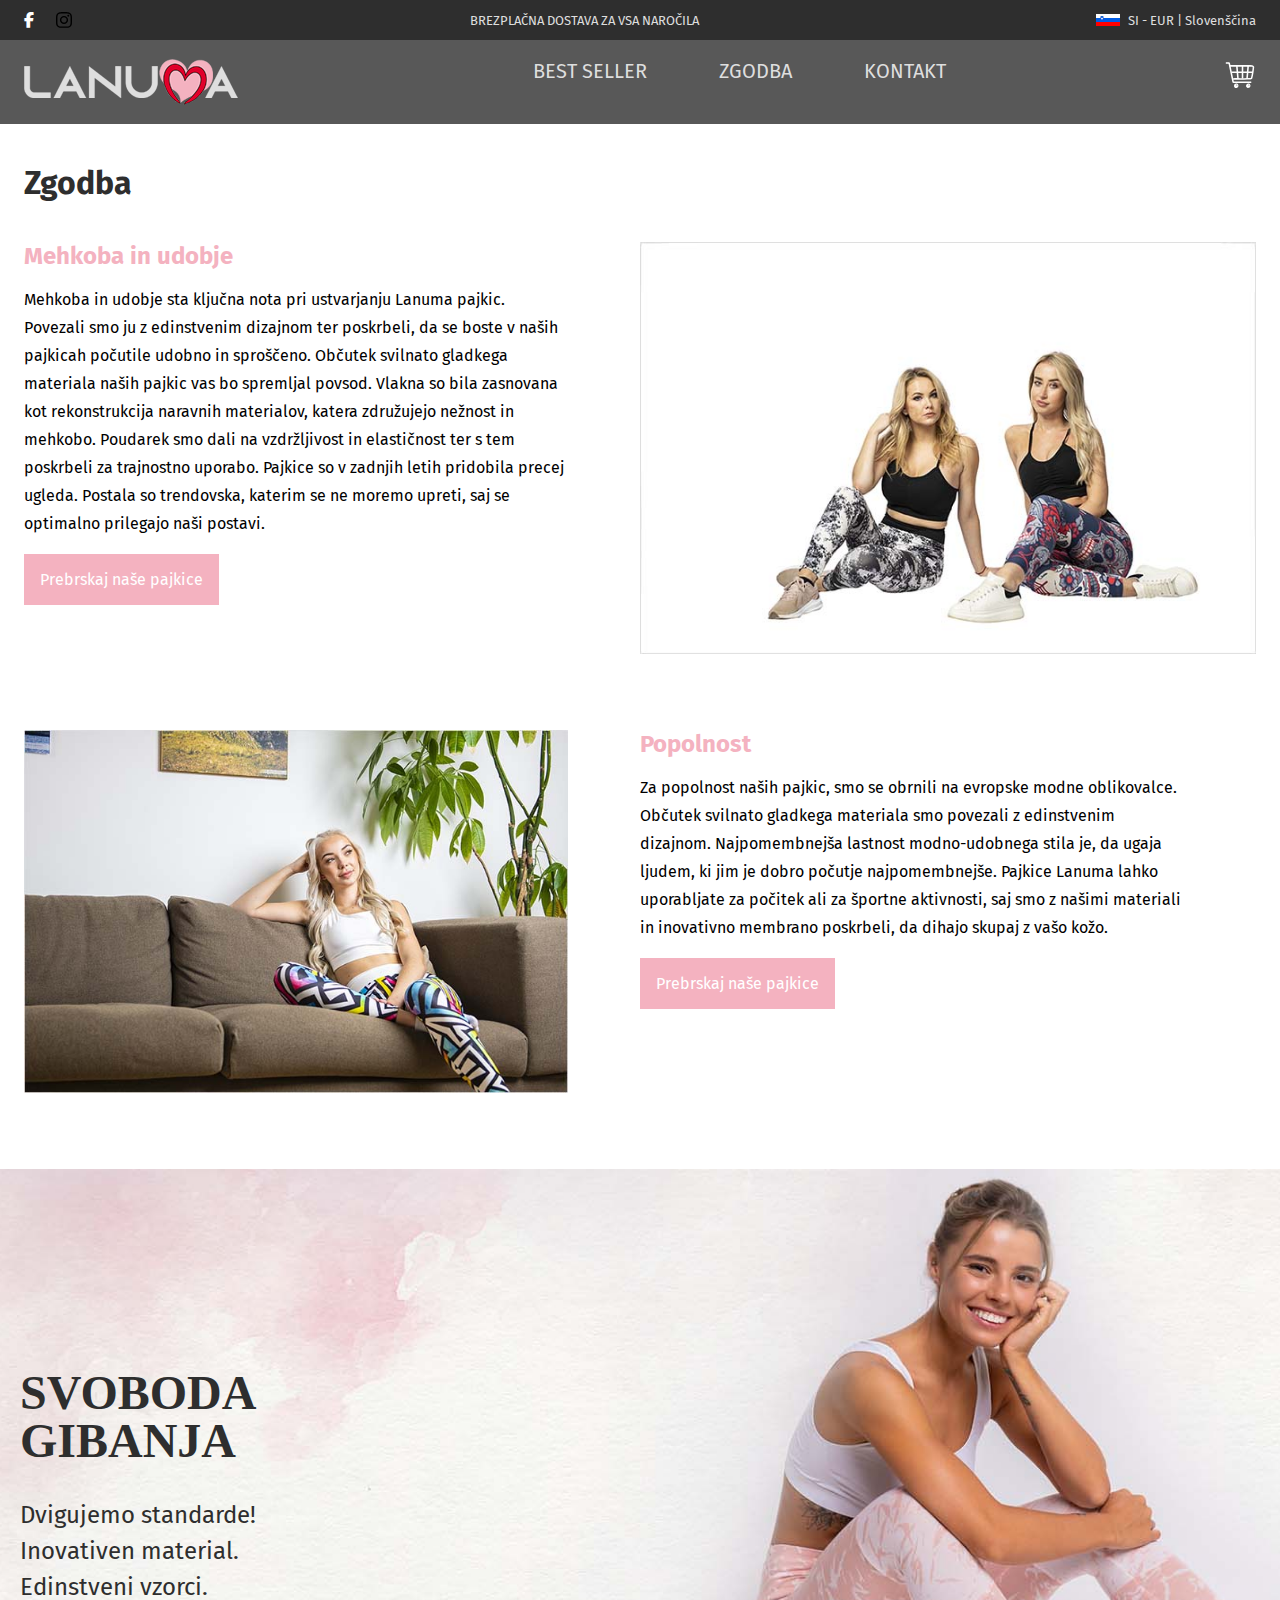
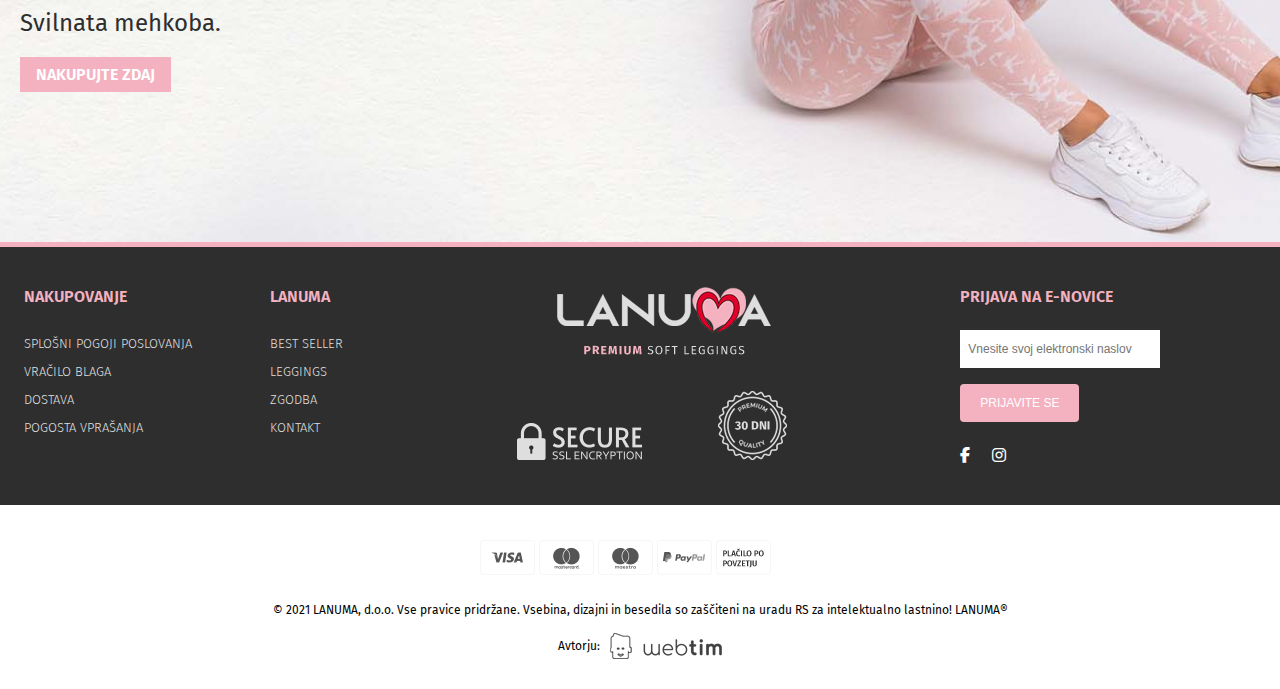
<file: zgodba.html>
<!DOCTYPE html>
<html lang="en">
  <head>
    <meta charset="UTF-8" />
    <meta http-equiv="X-UA-Compatible" content="IE=edge" />
    <meta name="viewport" content="width=device-width, initial-scale=1.0" />
    <title>Lanuma - Zgodba</title>
    <meta name="description" content="Nebesko udobne zenske pajkice z visokim pasom" />
    <meta name="keywords" content=" pajkice, legins, udobne pajkice, zenske pajkice, xxl pajkice, modne pajkice, sportne pajkice " />
    <meta name="author" content="Martin Dukoski" />
    <link rel="stylesheet" href="assets/css/lanuma--main-style.css" />
    <script src="https://ajax.googleapis.com/ajax/libs/jquery/3.6.0/jquery.min.js"></script>
    <script src="assets/js/lanuma--main-script.js"></script>
    <link rel="preconnect" href="https://fonts.googleapis.com" />
    <link rel="preconnect" href="https://fonts.gstatic.com" crossorigin />
    <link rel="stylesheet" href="https://fonts.googleapis.com/css2?family=Fira+Sans&family=Roboto+Mono&family=Ubuntu+Mono&display=swap"  />
    <link rel="stylesheet" href="https://cdnjs.cloudflare.com/ajax/libs/font-awesome/6.1.1/css/all.min.css">

  </head>
  <body>
    <!--==================== HEADER ====================-->
    <!--==== TOP BAR ===-->
    <header class="header" id="header">
      
        <div class="top-bar">
            <div class="container">
          <ul class="icon-list-items">
            <li class="icon-list-item">
              <a href="https://www.facebook.com/Lanuma-221825096471557" class="icon-list-icon" target="_blank"><i class="fa-brands fa-facebook-f"></i> </a>
            </li>
            <li class="icon-list-item">
              <a href="https://www.instagram.com/lanuma/" target="_blank"></a>
              <img src="assets/img/instagram-brands.svg" alt="shopping cart" class="icon-list-icon" />
            </li>
          </ul>
          <p class="top-bar--info-msg">BREZPLAČNA DOSTAVA ZA VSA NAROČILA</p>
          <div class="top-bar--language-switcher">
            <img src="assets/img/Flag_of_Slovenia.svg" alt="Slovenian flag" class="top-bar--language-switcher__img" />
            <p class="top-bar--language-switcher__txt">SI - EUR | Slovenščina</p>
          </div>
        </div>
        </div>
      </div>

      <!--=== NAVIGATION ===-->
      <nav class="nav">
        <div class="container">
            <a href="index.html" class="nav__logo">
              <img src="assets/img/lanuma-logo.png" alt="Lanuma logo" class="nav__logo__img" />
            </a>

          <div class="nav__menu" id="nav-menu">
            <ul class="nav__list">
              <li class="nav__item">
                <a href="best-seller.html" class="nav__link">Best seller</a>
              </li>
              <li class="nav__item">
                <a href="zgodba.html" class="nav__link">Zgodba</a>
              </li>
              <li class="nav__item">
                <a href="kontakt.html" class="nav__link">Kontakt</a>
              </li> 
            </ul>
          </div>

          <div class="nav__menu-cart">
            <a href="cart.html"><img src="assets/img/cart-white.svg" alt="shopping cart" class="nav__menu-cart__img" /></a>
          </div>
        </div>
      </nav>
    </header>


    <!--=== ZGODBA ===-->
    <section class="zgodba--container">
        <h1 class="zgodba--heading">Zgodba</h1>
        <div class="zgodba--wrapper">
            <div class="zgodba--wrapper--first-column">
                <h3 class="zgodba--wrapper--first-column--heading">Mehkoba in udobje</h3>
                <p class="zgodba--wrapper--first-column--description">Mehkoba in udobje sta ključna nota pri ustvarjanju Lanuma pajkic. Povezali smo ju z edinstvenim dizajnom ter poskrbeli, da se boste v naših pajkicah počutile udobno in sproščeno. Občutek svilnato gladkega materiala naših pajkic vas bo spremljal povsod. Vlakna so bila zasnovana kot rekonstrukcija naravnih materialov, katera združujejo nežnost in mehkobo. Poudarek smo dali na vzdržljivost in elastičnost ter s tem poskrbeli za trajnostno uporabo. Pajkice so v zadnjih letih pridobila precej ugleda. Postala so trendovska, katerim se ne moremo upreti, saj se optimalno prilegajo naši postavi.</p>
                <a href="#"><button class="zgodba--wrapper--first-column--button"> Prebrskaj naše pajkice</button></a>
            </div>
            <div class="zgodba--wrapper--secound-column">
                <img src="assets/img/lanuma-zgodba-mehkoba-in-udobje.jpg" alt="lanuma zgodba" class="zgodba--wrapper--secound-column__img" />
            </div>
        </div>
        <div class="zgodba--wrapper">
            <div class="zgodba--wrapper--first-column">
                <img src="assets/img/lanuma-zgodba-popolnost.jpg" alt="lanuma zgodba" class="zgodba--wrapper--secound-column__img" />
            </div>
            <div class="zgodba--wrapper--first-column">
                <h3 class="zgodba--wrapper--first-column--heading">Popolnost</h3>
                <p class="zgodba--wrapper--first-column--description">Za popolnost naših pajkic, smo se obrnili na evropske modne oblikovalce. Občutek svilnato gladkega materiala smo povezali z edinstvenim dizajnom. Najpomembnejša lastnost modno-udobnega stila je, da ugaja ljudem, ki jim je dobro počutje najpomembnejše. Pajkice Lanuma lahko uporabljate za počitek ali za športne aktivnosti, saj smo z našimi materiali in inovativno membrano poskrbeli, da dihajo skupaj z vašo kožo.</p>
                <a href="#"><button class="zgodba--wrapper--first-column--button"> Prebrskaj naše pajkice</button></a>
            </div>
            
        </div>
    </section>


    <!--=== PRE - FOOTER  Banner===-->
    <section class="lanuma--pre-footer">
      <div class="pre-footer--container">
        <h3 class="pre-footer--container--h3">SVOBODA <br> GIBANJA</h3>
        <p class="pre-footer--container--p">Dvigujemo standarde! <br> Inovativen material. <br> Edinstveni vzorci. <br> Svilnata mehkoba.</p>
        <a href="#"><button class="pre-footer--container--button">NAKUPUJTE ZDAJ</button></a>
      </div>
    </section>

    <!--=== FOOTER ===-->
    <footer class="footer">
      <section class="footer--main">
        <div class="footer__content">
          <div class="footer__content__column footer__content__first">
            <h4 class="footer__title">NAKUPOVANJE</h4>
            <ul class="footer__links">
              <li>
                <a href="splosni-pogoji-poslovanja.html" class="footer__link">SPLOŠNI POGOJI POSLOVANJA</a>
              </li>
              <li>
                <a href="#" class="footer__link">VRAČILO BLAGA</a>
              </li>
              <li>
                <a href="#" class="footer__link">DOSTAVA</a>
              </li>
              <li>
                <a href="#" class="footer__link">POGOSTA VPRAŠANJA</a>
              </li>
            </ul>
          </div>
       
          <div class="footer__content__column footer__content__sec">
            <h4 class="footer__title">LANUMA</h4>
            <ul class="footer__links">
              <li>
                <a href="best-seller.html" class="footer__link">BEST SELLER</a>
              </li>
              <li>
                <a href="best-seller.html" class="footer__link">LEGGINGS</a>
              </li>
              <li>
                <a href="zgodba.html" class="footer__link">ZGODBA</a>
              </li>
              <li>
                <a href="kontakt.html" class="footer__link">KONTAKT </a>
              </li>
            </ul>
          </div>
          <div class="footer__content__column footer__content_third">
            <div class="footer__content_third__first_column">
              <img src="assets/img/lanuma-logo-foter.png" alt="Lanuma logo" class="footer__content_third__first_column__img" />
            </div>
            <div class="footer__content__column footer__content_third__sec_column">
              <img src="assets/img/-e-ssl-certifikat.png" alt="Lanuma logo" class="footer__content_third__sec_column__first_img" />
              <img src="assets/img/-e-garantee.png" alt="Lanuma logo" class="footer__content_third__sec_column__sec_img" />

            </div>
          </div>
          <div class=" footer__content_forth">
            <h4 class="footer__title">PRIJAVA NA E-NOVICE</h4>
            <input type="email" class="footer-newsletter--email" name="email" placeholder="Vnesite svoj elektronski naslov">
            <input type="submit" class="footer-newsletter--button" value="PRIJAVITE SE" />

            <ul class="icon-list-items">
              <li class="icon-list-item">
                <a href="https://www.facebook.com/Lanuma-221825096471557" class="icon-list-icon" target="_blank"><i class="fa-brands fa-facebook-f"></i> </a>
              </li>
              <li class="icon-list-item">
                <a href="https://www.instagram.com/lanuma/" class="icon-list-icon" target="_blank"><i class="fa-brands fa-instagram"></i> </a>
              </li>
            </ul>   
          </div>
        </div>
      </section>
      <section class="footer--credits">
        <div class="payment-methods">
          <img src="assets/img/-e-visa.png" alt="visa" class="payment-methods--card" />  
          <img src="assets/img/-e-mastercard.png" alt="mastercard" class="payment-methods--card" />
          <img src="assets/img/-e-maestro.png" alt="maestro" class="payment-methods--card" />
          <img src="assets/img/-e-paypal.png" alt="paypal" class="payment-methods--card" />
          <img src="assets/img/-e-placilo-po-povzetju.png" alt="placilo po povzetju" class="payment-methods--card" />
        </div>
        <p class="lanuma-copyright"> © 2021 LANUMA, d.o.o. Vse pravice pridržane. Vsebina, dizajni in besedila so zaščiteni na uradu RS za intelektualno lastnino! LANUMA® </p>
        <div class="lanuma-author">
          <p class="lanuma-author--name">Avtorju:</p>
          <img src="assets/img/-e-webtim-logo.png" alt="Webtim logo" class="lanuma-author--img" />
        </div>
      </section>
    </footer>
  </body>
</html>
</file>
<file: assets/css/lanuma--main-style.css>
/*=============== GOOGLE FONTS ===============*/
@import url("https://fonts.googleapis.com/css2?family=Fira+Sans&family=Roboto+Mono&family=Ubuntu+Mono&display=swap");

/*=============== VARIABLES CSS ===============*/
:root {
  --header-height: 5.25rem;

  /*========== Colors ==========*/
  --primary-color: #2e2e2e;
  --secondary-color: #f4b2c0;
  --background-color-light-gray: #585858;
  --white-color: #fff;
  --text-light-gray: #dedede;
  --button-color: linear-gradient(90deg, #d4788b 0%, #b7445c 100%);

  /*========== Font and typography ==========*/
  --body-font: "Fira Sans", sans-serif;
  --biggest-font-size: 3rem;
  --h1-font-size: 2rem;
  --h2-font-size: 1.5rem;
  --h3-font-size: 1.25rem;
  --normal-font-size: 1rem;
  --small-font-size: 0.813rem;
  --smaller-font-size: 0.75rem;

  /*========== Font weight ==========*/
  --font-normal: 400;
  --font-medium: 500;
  --font-semi-bold: 600;
  --font-bold: 700;

  /*========== Margenes Bottom ==========*/
  --mb-0-25: 0.25rem;
  --mb-0-5: 0.5rem;
  --mb-0-75: 0.75rem;
  --mb-1: 1rem;
  --mb-1-5: 1.5rem;
  --mb-2: 2rem;
  --mb-2-5: 2.5rem;
  --mb-4-5: 4.5rem;

  /*========== z index ==========*/
  --z-tooltip: 10;
  --z-fixed: 100;
}

/*=============== BASE ===============*/
* {
  box-sizing: border-box;
  padding: 0;
  margin: 0;
}

html {
  scroll-behavior: smooth;
}

body {
  margin: 0;
  font-family: var(--body-font);
  font-size: var(--normal-font-size);
  background: var(--body-color);
  color: var(--text-color);
}

h1,
h2,
h3,
h4 {
  color: var(--primary-color);
  font-weight: var(--font-semi-bold);
}

ul {
  list-style: none;
}

a {
  text-decoration: none;
}

img {
  max-width: 100%;
  height: auto;
}

button,
input {
  border: none;
  outline: none;
}

button {
  cursor: pointer;
  font-family: var(--body-font);
  font-size: var(--normal-font-size);
}

/*=============== REUSABLE CSS CLASSES ===============*/
.section {
  padding: 4.5rem 0 2rem;
}

/*=============== LAYOUT ===============*/
.container {
  width: 1370px;
  display: flex;
  justify-content: space-between;
  margin: 0 auto;
  padding-left: var(--mb-1-5);
  padding-right: var(--mb-1-5);
}

.grid {
  display: grid;
}

/*=============== TOP BAR ===============*/
.top-bar {
  width: 100%;
  height: var(--mb-2-5);
  display: flex;
  justify-content: space-between;
  align-items: center;
  margin: 0;
  background-color: var(--primary-color);
}

.top-bar.container {
  padding: var(--mb-1-5);
}

.icon-list-items {
  display: flex;
  flex-direction: row;
  gap: var(--mb-1);
  align-items: center;
}

.icon-list-item {
  width: var(--mb-1);
  display: flex;
  align-items: center;
  fill: var(--white-color);
}

.top-bar--info-msg {
  display: flex;
  align-items: center;
  color: var(--text-light-gray);
  font-size: var(--small-font-size);
  text-transform: uppercase;
}

.top-bar--language-switcher {
  display: flex;
  flex-direction: row;
  gap: var(--mb-0-5);
  align-items: center;
}

@media (max-width:768px) {
  .top-bar--language-switcher {
    display: none;
  }
}

.top-bar--language-switcher__img {
  width: var(--mb-1-5);
  display: flex;
}

.top-bar--language-switcher__txt {
  color: var(--text-light-gray);
  font-size: var(--small-font-size);
}

/*=============== HEADER ===============*/
.header {
  position: relative;
  top: 0;
  left: 0;
  z-index: var(--z-fixed);
  width: 100%;
}

.nav {
  height: var(--header-height);
  display: flex;
  justify-content: space-between;
  align-items: center;
  background-color: var(--background-color-light-gray);
}

.nav__logo {
  display: flex;
  align-items: center;
  margin-right: var(--mb-1);
}

.nav__logo__img {
  width: 100%;
}

.nav__list {
  display: flex;
  flex-direction: row;
  flex-wrap: wrap;
  gap: var(--mb-4-5);
  align-items: center;
}

@media (max-width:768px) {
  .nav__list  {
    display: none;
  }
}

.nav__link {
  color: var(--text-light-gray);
  font-size: var(--h3-font-size);
  font-weight: var(--normal-font-size);
  text-transform: uppercase;
}

.nav__link:hover {
  text-decoration: underline;
}

.nav__menu-cart__img {
  width: var(--mb-2);
  display: flex;
  align-items: center;
}

/*=============== SLIDER ===============*/

.slider--container {
  max-width: 1355px;
  min-height: 685px;
  display: block;
  margin: var(--mb-1) auto auto;
  padding: 10px 20px;
  background-image: url("../img/slider--nova-jesenska-kolekcija.jpg");
  background-position: center; 
  background-repeat: no-repeat; 
  background-size: cover; 
}

.slider--container.best-seller {
  margin-bottom: var(--mb-2-5);
  background-image: url("../img/slider--best-seller.jpg");
}

.slider--cta-box--wrapper {
  position: relative;
  top: 4.5em;
  left: 4.5em;
  display: inline-block;
  padding: var(--mb-2);
  background-color: var(--background-color-light-gray);
}
@media (max-width: 768px) {
  .slider--cta-box--wrapper {
    top: 5em;
    left: 0;
  }
}

.slider--cta-box--heading {
  margin-bottom: var(--mb-1);
  color: var(--white-color);
  font-size: 4rem;
  font-weight: var(--font-bold);
  font-style: italic;
  line-height: 1.25em;
}

.slider--cta-box--text {
  margin-bottom: var(--mb-1);
  color: var(--white-color);
  font-size: var(--normal-font-size);
  line-height: 1.75em;
}

.slider--cta-box--text span {
  color: var(--secondary-color);
}

.slider--cta-box--icon-box {
  display: inline;
  margin-right: var(--mb-1-5);
  color: var(--white-color);
  font-weight: var(--font-medium);
}

.slider--cta-box--icon-box:not(:first-of-type)::before {
  content: "";
  display: inline-block;
  height: 23px;
  width: 26px;
  margin-right: var(--mb-0-25);
  background-image: url("../img/-e-hearth.png");
  background-position: center; 
  background-repeat: no-repeat; 
  background-size: cover; 
}

.slider--cta-box--button {
  display: block;
  margin-top: var(--mb-1-5);
  padding: var(--mb-0-75);
  background-color: var(--secondary-color);
  color: var(--white-color);
  font-size: var(--normal-font-size);
  font-weight: var(--font-medium);
}

@media (max-width:768px) {

  .slider--container {
    min-height: 450px;  
  }

  .slider--cta-box--heading {
    font-size: var(--h1-font-size);
  }

  .slider--cta-box--text {
    display: none;
  }
}

/*=============== BANNERS ===============*/

.banner---container {
  max-width: 1370px;
  min-height: 335px;
  display: block;
  margin: 0 auto;
  padding: 10px 0;
}

.banner---container {
  display: flex;
  margin-bottom: var(--mb-2-5);
  flex-direction: row;
  justify-content: space-between;
}



.banner {
  display: block;
  margin: 0 var(--mb-0-5);
  width: 33.3%;
  height: 335px; 
  background-position: center; 
  background-repeat: no-repeat; 
  background-size: cover; 
}

@media (max-width:768px) {
  .banner---container {
    flex-direction: column;
  }

  .banner {
    width: 100%;
    height: 250px;
    margin: var(--mb-0-5) auto;
  }

  .banner---container {
    margin-bottom: var(--mb-1);
  }
}

.big--banner {
  max-width: 1355px;
  min-height: 685px;
  display: block;
  margin: 0 auto var(--mb-4-5) auto;
  padding: 10px 20px;
  background-image: url("../img/banner--mlecna-svila.jpg");
  background-position: center; 
  background-repeat: no-repeat; 
  background-size: cover; 
}

@media (max-width:768px) {
  .big--banner {
    min-height: 200px;
    margin-bottom: var(--mb-2);
    background-size: cover;
  }
}

.banner--first {
  background-image: url("../img/banner--edinstven-design.jpg"); 
}

.banner--secound {
  background-image: url("../img/banner--mehke-in-udobne.jpg"); 
}

.banner--third {
  background-image: url("../img/banner--visok-pas.jpg"); 
}

/*=============== PRODUCTS ===============*/

.product-loop--container {
  max-width: 1370px;
  display: block;
  margin: 0 auto;
  padding: 10px 20px 20px 20px;
}

.product-box--container {
  margin-bottom: var(--mb-4-5);
  display: flex;
  flex-direction: row;
  justify-content: space-between;
}

.product-box--add-to-cart {
  position: absolute;
  display: block;
  margin-top: 220px;
  margin-left: 74px;
  padding: 12px 24px;
  color: var(--white-color);
  background-color: var(--secondary-color);
  z-index: 2;
  visibility: hidden;
}

.product-box:hover .product-box--add-to-cart{
  visibility: visible;
}

@media  (max-width:768px) {
  .product-box--container {
    flex-direction: column;
    margin-bottom: var(--mb-2);
  }
}

.product-loop--container--h3 {
  display: block;
  width: 100%;
  margin-bottom: var(--mb-0-75);
  font-size: var(--h1-font-size);
  font-weight: var(--font-bold);
  text-align: center;
}

.product-loop--container--p {
  display: block;
  width: 100%;
  margin-bottom: var(--mb-2-5);
  color: var(--primary-color);
  font-size: var(--normal-font-size);
  text-align: center;
}

.product-box {
  display: block;
  margin: 0 var(--mb-0-75);
}

@media (max-width:768px) {
  .product-box {
    margin: 0 auto;
    padding: var(--mb-1-5) 0;
  }
}

.product-box--label {
  position: absolute;
  display: inline-block;
  margin-top: var(--mb-2);
  padding: 8px 16px;
  background-color: var(--secondary-color);
  color: var(--white-color);
  font-size: var(--normal-font-size);
  font-weight: var(--font-semi-bold);
  z-index: 2;
}

.product-box--img {
  margin-bottom: var(--mb-1-5);
}

.product-box--name {
  margin-bottom: var(--mb-1);
  font-size: var(--normal-font-size);
  font-weight: normal;
  text-transform: uppercase;

}

.product-loop--container--price--del {
  margin-right: var(--mb-0-75);
  color: var(--text-light-gray);
  font-weight: lighter;
  text-decoration: line-through;
}

.product-loop--container--price--ins {
  font-weight: var(--font-bold);
}

/*=============== PRE FOOTER CTA ===============*/

.lanuma--pre-footer--cta {
  max-width: 1370px;
  display: block;
  margin: 0 auto var(--mb-4-5) auto;
  padding: 0 20px;
}

.pre-footer--cta--container {
  display: flex;
  flex-direction: row;
  justify-content: space-between;
}

@media (max-width:768px) {
  .pre-footer--cta--container {
    
    flex-direction: column;
  }
}

.pre-footer--cta--icon-box {
  max-width: 280px;
}

@media (max-width:768px) {
  .pre-footer--cta--icon-box:not(:last-of-type) {
    margin-bottom: var(--mb-2-5);
  }
}

.icon-box--img {
  margin-bottom: var(--mb-0-5);
}

.pre-footer--cta--icon-box--heading {
  margin-bottom: var(--mb-1-5);
  font-size: var(--normal-font-size);
  font-weight: var(--font-bold);
}

.pre-footer--cta--icon-box--description {
  font-size: var(--small-font-size);
  font-weight: 300;
}

/*=============== PRE FOOTER ===============*/

.lanuma--pre-footer {
  max-height: 695px;
  border-bottom: 5px solid var(--secondary-color);
  background-image: url("../img/e-pre-footer-banner.jpg");
  background-position: center;
  background-repeat: no-repeat;
  background-size: cover;
}

.pre-footer--container {
  max-width: 1370px;
  display: block;
  margin: 0 auto;
  padding: 200px 20px 150px 20px;
}

@media (max-width:768px) {
  .pre-footer--container {
    padding: 100px 20px;
  }
}

.pre-footer--container--h3 {
  margin-bottom: var(--mb-2);
  color: var(--primary-color);
  font-size: 3rem;
  font-family: normal;
  line-height: 1em;
}

.pre-footer--container--p {
  margin-bottom: var(--mb-1);
  color: var(--primary-color);
  font-size:1.5rem;
  font-weight: normal;
  line-height: 1.5em;
}

.pre-footer--container--button {
  padding: 8px 16px;
  background-color: var(--secondary-color);
  color: var(--white-color);
  font-size: var(--normal-font-size);
  font-weight: var(--font-semi-bold);
}

/*=============== FOOTER ===============*/
.footer {
  position: relative;
  overflow: hidden;
}

.footer--main {
  padding: var(--mb-2-5) var(--mb-1-5);
  background-color: var(--primary-color);
}

.footer__content {
  max-width: 1370px;
  margin: 0 auto;
  display: flex;
}

@media (max-width:768px) {
  .footer__content {
    flex-direction: column;
  }
  .footer__content__column {
    margin-bottom: var(--mb-2);
  }
}

.footer__content__first {
  width: 20%;
}



.footer__content__sec {
  width: 20%;
}

@media (max-width:768px) {
  .footer__content__first,
  .footer__content__sec {
    width: 100%;
  }
}

.footer__title {
  margin-bottom: var(--mb-1-5);
  color: var(--secondary-color);
  font-size: var(--normal-font-size);
  font-weight: var(--font-semi-bold);
}

.footer__links a {
  color: var(--text-light-gray);
  font-size: var(--small-font-size);
  font-weight: 300;
  line-height: 1.75rem;
}

.footer__content_third {
  width: 36%;
}

.footer__content_third__first_column {
  margin-bottom: var(--mb-2);
  margin-left: var(--mb-2-5);
}

@media (max-width:768px) {
  .footer__content_third {
    width: 90%;
    margin-left: 0;
  }
  .footer__content_third__first_column {
    margin-left: 0;
  }
}

.footer__content_third__sec_column__first_img {
  margin-right: var(--mb-4-5);
}

.footer-newsletter--email {
  width: 200px;
  margin-bottom: var(--mb-1);
  padding: 12px 8px;
  font-size: var(--smaller-font-size);
}

.footer-newsletter--button {
  display: block;
  margin-bottom: var(--mb-1-5);
  padding: 12px 18px;
  background-color: var(--secondary-color);
  color: var(--white-color);
  font-size: var(--smaller-font-size);
  text-transform: uppercase;
}

.icon-list-icon {
  color: var(--white-color);
}

/*Credits*/

.footer--credits {
  display: block;
  align-items: center;
  padding: 35px 20px 30px 20px;
}

.payment-methods {
  max-width: 320px;
  display: block;
  margin: 0 auto var(--mb-1-5) auto;
}

.lanuma-copyright {
  margin-bottom: var(--mb-1);
  font-size: var(--smaller-font-size);
  text-align: center;
}

.lanuma-author {
  display: flex;
  justify-content: center;
  align-items: center;
}

.lanuma-author--name {
  margin-right: 10px;
  font-size: var(--smaller-font-size);
}



/*=============== ZGODBA ===============*/

.zgodba--container {
  max-width: 1370px;
  display: block;
  margin: var(--mb-2-5) auto;
  padding: 0 var(--mb-1-5);
}

.zgodba--heading {
  display: block;
  margin-bottom: var(--mb-2-5);
  font-size: var(--h1-font-size);
  font-weight: var(--font-bold);
}

.zgodba--wrapper {
  display: flex;
  justify-content: space-between;
  margin-bottom: var(--mb-4-5);
}

.zgodba--wrapper--first-column {
  width: 50%;
  padding-right: var(--mb-4-5);
}

.zgodba--wrapper--first-column--heading {
  margin-bottom: var(--mb-1);
  color: var(--secondary-color);
  font-size: var(--h2-font-size);
  font-weight: var(--font-bold);
}

.zgodba--wrapper--first-column--description {
  margin-bottom: var(--mb-1);
  font-size: var(--normal-font-size);
  line-height: 1.75em;
}

.zgodba--wrapper--first-column--button {
  padding: var(--mb-1);
  background-color: var(--secondary-color);
  color: var(--white-color);
}

.zgodba--wrapper--secound-column {
  width: 50%;
}

@media (max-width:768px) {

  .zgodba--wrapper {
    display: block;
  }

  .zgodba--wrapper--first-column,
  .zgodba--wrapper--secound-column {
    width: 100%;
    padding-right: 0;
  }
}


/*=============== KONTAKT ===============*/

.kontakt--container {
  max-width: 1370px;
  display: block;
  margin: var(--mb-2-5) auto;
  padding: 0 var(--mb-1-5);
}

.kontakt--heading {
  display: block;
  margin-bottom: var(--mb-2-5);
  font-size: var(--h1-font-size);
  font-weight: var(--font-bold);
}

.kontakt--wrapper {
  display: flex;
  justify-content: space-between;
  margin-bottom: var(--mb-4-5);
}

.kontakt--wrapper--first-column {
  width: 50%;
  padding-right: var(--mb-4-5);
}

.kontakt--wrapper--first-column--heading {
  margin-bottom: var(--mb-1);
  color: var(--secondary-color);
  font-size: var(--h2-font-size);
  font-weight: var(--font-bold);
}

.kontakt--wrapper--first-column--description {
  font-size: var(--normal-font-size);
  line-height: 1.75em;
}

.kontakt--wrapper--first-column--description a {
  color: var(--secondary-color);
  text-decoration: underline;
}

.kontakt--wrapper--first-column--description:nth-child(3) {
  margin-bottom: var(--mb-1-5);
}

.kontakt--wrapper--secound-column {
  width: 50%;
}

input[type=text], textarea {
  width: 100%; 
  padding: 12px; 
  border: 1px solid var(--background-color-light-gray); 
  border-radius: 4px; 
  box-sizing: border-box; 
  margin-top: 6px; 
  margin-bottom: 16px; 
  resize: vertical 
}

input[type=submit] {
  background-color: var(--secondary-color);
  color: var(--white-color);
  padding: 12px 20px;
  border: none;
  border-radius: 4px;
  cursor: pointer;
}

@media (max-width:768px) {

  .kontakt--wrapper {
    display: block;
  }

  .kontakt--wrapper--first-column,
  .kontakt--wrapper--secound-column {
    width: 100%;
    padding-right: 0;
  }

  .kontakt--wrapper--secound-column {
    margin-top: var(--mb-2-5);
  }
}



/*=============== PAGE CONTENT ===============*/

.page--container {
  max-width: 1370px;
  display: block;
  margin: var(--mb-2-5) auto;
  padding: 0 var(--mb-1-5);
}

.page--heading {
  display: block;
  margin-bottom: var(--mb-2-5);
  font-size: var(--h1-font-size);
  font-weight: var(--font-bold);
}

.page--wrapper {
  display: block;
  margin-bottom: var(--mb-4-5);
}

.page--wrapper----description {
  line-height: 2em;
}
</file>
<file: assets/css/lanuma--cart-style.css>
.checkout-panel {
    display: flex;
    flex-direction: column;
    width: 1370px;
    height: 766px;
  }

  .panel-body {
    padding: 45px 80px 0;
    flex: 1;
  }
   
  .title {

    margin-bottom: var(--mb-2-5);
    font-size: var(--biggest-font-size);
  }
  .progress-bar {
    display: flex;
    margin-bottom: var(--mb-4-5);
    justify-content: space-between;
  }
   
  .step {
    box-sizing: border-box;
    position: relative;
    z-index: 1;
    display: block;
    width: 25px;
    height: 25px;
    margin-bottom: 30px;
    border: 4px solid var(--white-color);
    border-radius: 50%;
    background-color: #efefef;
  }
   
  .step:after {
    position: absolute;
    z-index: -1;
    top: 5px;
    left: 22px;
    width: 375px;
    height: 6px;
    content: '';
    background-color: #efefef;
  }
   
  .step:before {
    color: var(--secondary-color);
    position: absolute;
    top: 40px;
  }
   
  .step:last-child:after {
    content: none;
  }
   
  .step.active {
    background-color: var(--secondary-color);
  }
  .step.active:after {
    background-color: var(--secondary-color);
  }
  .step.active:before {
    color: var(--secondary-color);
  }
  .step.active + .step {
    background-color: var(--secondary-color);
  }
  .step.active + .step:before {
    color: var(--secondary-color);
  }
   
  .step:nth-child(1):before {
    content: 'Domov';
  }
  .step:nth-child(2):before {
    right: -40px;
    content: 'Izbira pajkice';
  }
  .step:nth-child(3):before {
    right: -30px;
    content: 'Blagajna';
  }
  .step:nth-child(4):before {
    right: 0;
    content: 'Zaključek nakupa';
  }
  .payment-method {
      max-width: 800px;
    display: flex;
    margin-bottom: 60px;
    justify-content: space-between;
  }
   
  .method {
    display: flex;
    flex-direction: column;
    width: 382px;
    height: 122px;
    padding-top: 20px;
    cursor: pointer;
    border: 1px solid transparent;
    border-radius: 2px;
    background-color: rgb(249, 249, 249);
    justify-content: center;
    align-items: center;
  }
   
  .card-logos {
    display: flex;
    width: 150px;
    justify-content: space-between;
    align-items: center;
  }
   
  .radio-input {
    margin-top: 20px;
  }
   
  input[type='radio'] {
    display: inline-block;
  }
  .input-fields {
    max-width: 800px;
    display: flex;
    justify-content: space-between;
    margin-bottom: var(--mb-2-5);
  }
   
  .input-fields label {
    display: block;
    margin-bottom: 10px;
    color: var(--background-color-light-gray);
  }
   
  .info {
    font-size: 12px;
    font-weight: 300;
    display: block;
    margin-top: 50px;
    opacity: .5;
    color: #2e2e2e;
  }
   
  div[class*='column'] {
    width: 382px;
  }
   
  input[type='text'],
  input[type='password'] {
    font-size: 16px;
    width: 100%;
    height: 50px;
    padding-right: 40px;
    padding-left: 16px;
    color: var(--primary-color);
    border: 1px solid rgb(225, 225, 225);
    border-radius: 4px;
    outline: none;
  }
   
  input[type='text']:focus,
  input[type='password']:focus {
    border-color: var(--secondary-color);
  }
   
   
  .small-inputs {
    display: flex;
    margin-top: 20px;
    justify-content: space-between;
  }
   
  .small-inputs div {
    width: 182px;
  }
  
  .panel-footer {
    display: flex;
    width: 100%;
    height: 96px;
    padding: 0 80px;
    justify-content: space-between;
    align-items: center;
  }

  .btn {
    margin-bottom: var(--mb-2-5);
    font-size: 16px;
    width: 163px;
    height: 48px;
    cursor: pointer;
    transition: all .2s ease-in-out;
    letter-spacing: 1px;
    border: none;
    border-radius: 23px;
  }
   
   
  .next-btn {
    color: var(--white-color);
    background: var(--primary-color);
  }
   
  .btn:focus {
    outline: none;
  }
   
  .btn:hover {
    transform: scale(1.1);
  }
  .blue-border {
    border: 1px solid var(--secondary-color);
  }
  .warning {
    border-color: var(--secondary-color);
  }
</file>
